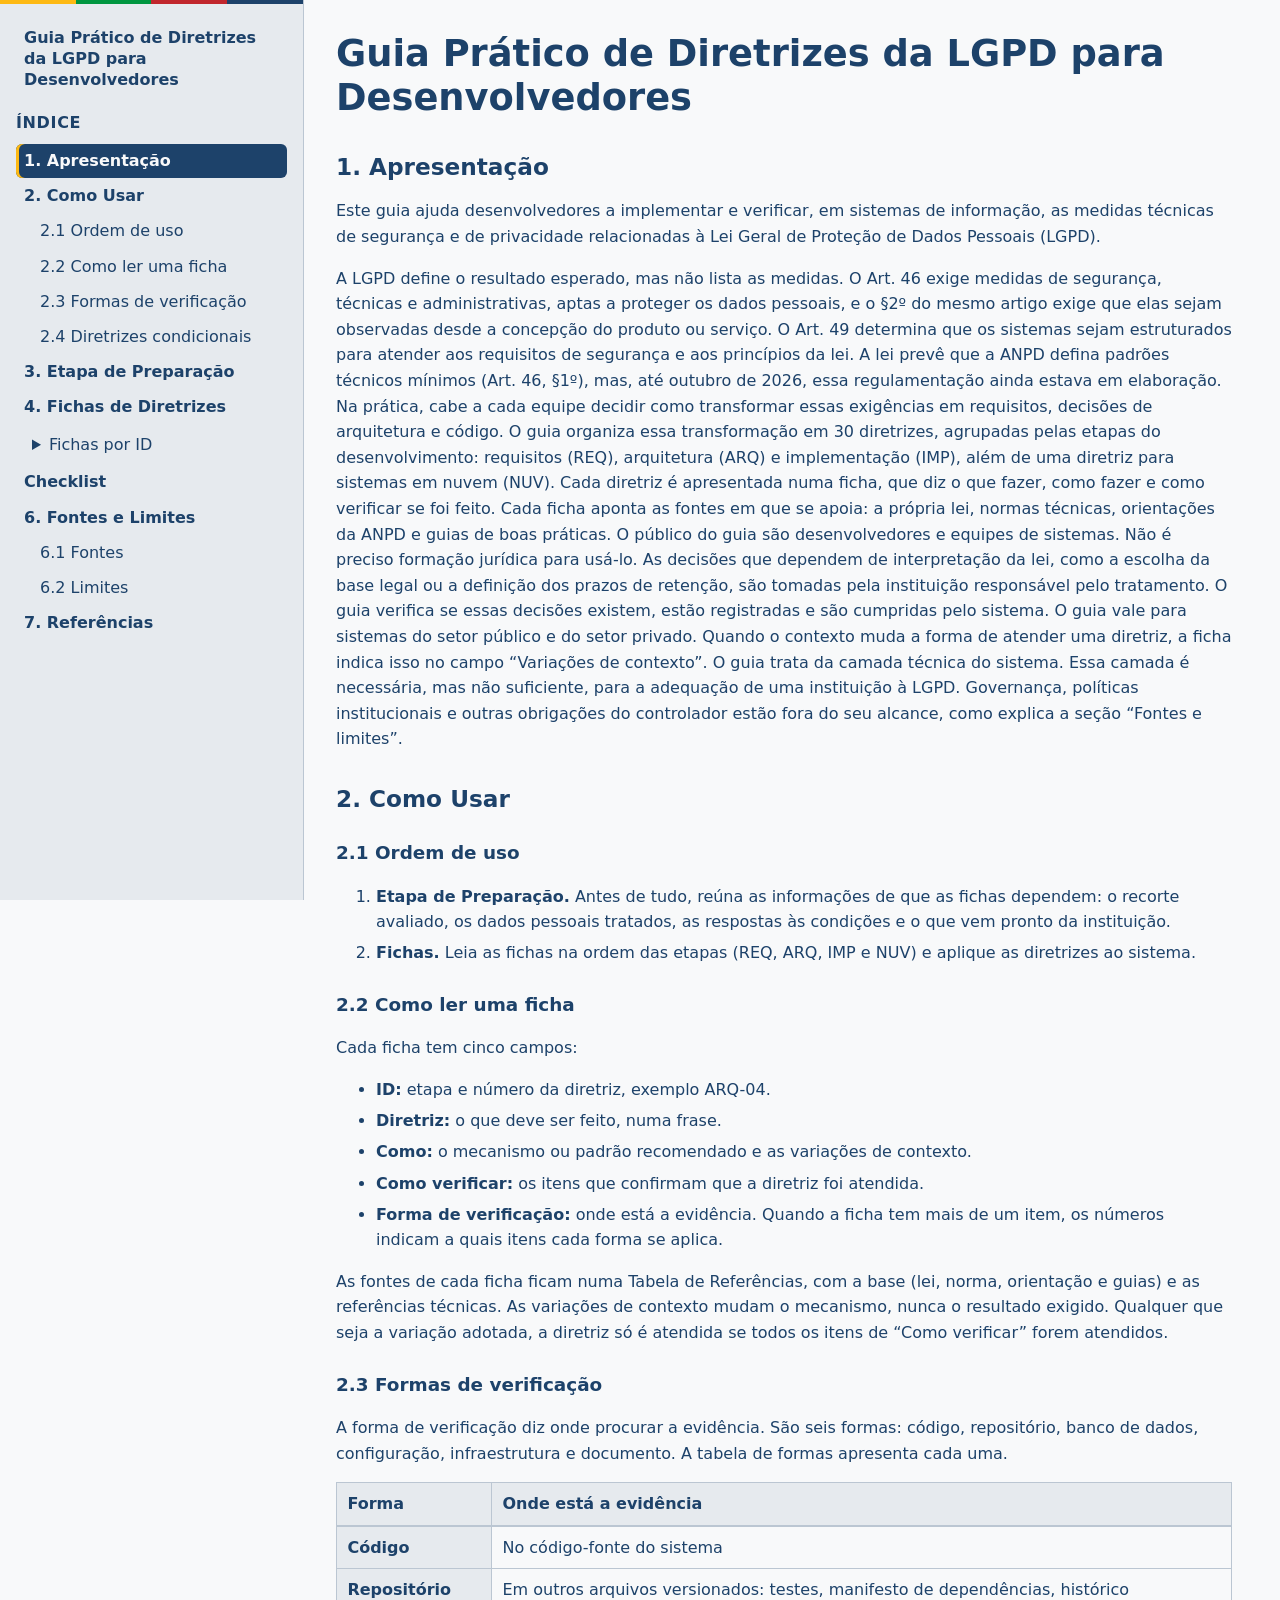
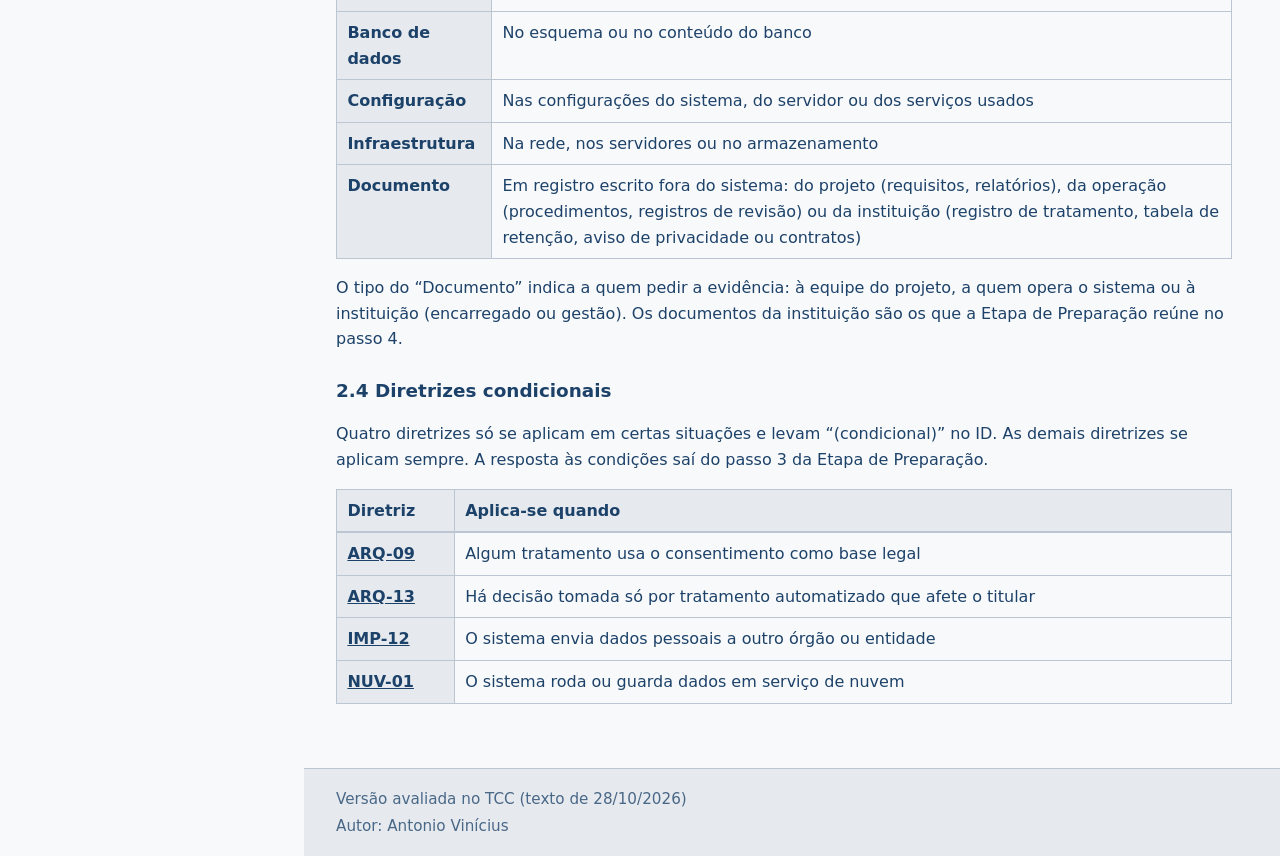
<file: index.html>
<!doctype html>
<html lang="pt-BR">
<head>
<meta charset="utf-8">
<meta name="viewport" content="width=device-width, initial-scale=1">
<title>Guia Prático de Diretrizes da LGPD para Desenvolvedores</title>
<meta name="color-scheme" content="light dark">
<link rel="stylesheet" href="estilo.css">
</head>
<body>
<a class="pular" href="#conteudo">Ir para o conteúdo</a>
<div class="layout">
<aside class="indice" id="indice">
<p class="indice-titulo"><a href="index.html">Guia Prático de Diretrizes da LGPD para Desenvolvedores</a></p>
<nav aria-label="Índice"><p class="indice-cab">Índice</p>
<ol><li><a href="index.html#apresentacao">1. Apresentação</a></li><li><a href="index.html#como-usar">2. Como Usar</a><ol><li><a href="index.html#ordem-de-uso">2.1 Ordem de uso</a></li><li><a href="index.html#como-ler">2.2 Como ler uma ficha</a></li><li><a href="index.html#formas">2.3 Formas de verificação</a></li><li><a href="index.html#condicionais">2.4 Diretrizes condicionais</a></li></ol></li><li><a href="preparacao.html">3. Etapa de Preparação</a></li><li><a href="fichas.html">4. Fichas de Diretrizes</a><details class="ids-det"><summary>Fichas por ID</summary><ul><li class="grupo-et"><span>Requisitos</span><ul class="ids"><li><a href="fichas.html#REQ-01">REQ-01</a></li><li><a href="fichas.html#REQ-02">REQ-02</a></li><li><a href="fichas.html#REQ-03">REQ-03</a></li><li><a href="fichas.html#REQ-04">REQ-04</a></li></ul></li><li class="grupo-et"><span>Arquitetura</span><ul class="ids"><li><a href="fichas.html#ARQ-01">ARQ-01</a></li><li><a href="fichas.html#ARQ-02">ARQ-02</a></li><li><a href="fichas.html#ARQ-03">ARQ-03</a></li><li><a href="fichas.html#ARQ-04">ARQ-04</a></li><li><a href="fichas.html#ARQ-05">ARQ-05</a></li><li><a href="fichas.html#ARQ-06">ARQ-06</a></li><li><a href="fichas.html#ARQ-07">ARQ-07</a></li><li><a href="fichas.html#ARQ-08">ARQ-08</a></li><li><a href="fichas.html#ARQ-09">ARQ-09</a></li><li><a href="fichas.html#ARQ-10">ARQ-10</a></li><li><a href="fichas.html#ARQ-11">ARQ-11</a></li><li><a href="fichas.html#ARQ-12">ARQ-12</a></li><li><a href="fichas.html#ARQ-13">ARQ-13</a></li></ul></li><li class="grupo-et"><span>Implementação</span><ul class="ids"><li><a href="fichas.html#IMP-01">IMP-01</a></li><li><a href="fichas.html#IMP-02">IMP-02</a></li><li><a href="fichas.html#IMP-03">IMP-03</a></li><li><a href="fichas.html#IMP-04">IMP-04</a></li><li><a href="fichas.html#IMP-05">IMP-05</a></li><li><a href="fichas.html#IMP-06">IMP-06</a></li><li><a href="fichas.html#IMP-07">IMP-07</a></li><li><a href="fichas.html#IMP-08">IMP-08</a></li><li><a href="fichas.html#IMP-09">IMP-09</a></li><li><a href="fichas.html#IMP-10">IMP-10</a></li><li><a href="fichas.html#IMP-11">IMP-11</a></li><li><a href="fichas.html#IMP-12">IMP-12</a></li></ul></li><li class="grupo-et"><span>Nuvem</span><ul class="ids"><li><a href="fichas.html#NUV-01">NUV-01</a></li></ul></li></ul></details></li><li><a href="checklist.html">Checklist</a></li><li><a href="fontes.html">6. Fontes e Limites</a><ol><li><a href="fontes.html#fontes">6.1 Fontes</a></li><li><a href="fontes.html#limites">6.2 Limites</a></li></ol></li><li><a href="referencias.html">7. Referências</a></li></ol>
</nav>
</aside>
<div class="coluna">
<button type="button" class="indice-botao" id="indice-botao" aria-controls="indice" aria-expanded="false" hidden>Índice</button>
<main id="conteudo">
<h1>Guia Prático de Diretrizes da LGPD para Desenvolvedores</h1>
<section aria-labelledby="apresentacao"><h2 id="apresentacao">1. Apresentação</h2>
<p>Este guia ajuda desenvolvedores a implementar e verificar, em sistemas de informação, as medidas técnicas de segurança e de privacidade relacionadas à Lei Geral de Proteção de Dados Pessoais (LGPD).</p>
<p>A LGPD define o resultado esperado, mas não lista as medidas. O Art. 46 exige medidas de segurança, técnicas e administrativas, aptas a proteger os dados pessoais, e o §2º do mesmo artigo exige que elas sejam observadas desde a concepção do produto ou serviço. O Art. 49 determina que os sistemas sejam estruturados para atender aos requisitos de segurança e aos princípios da lei. A lei prevê que a ANPD defina padrões técnicos mínimos (Art. 46, §1º), mas, até outubro de 2026, essa regulamentação ainda estava em elaboração. Na prática, cabe a cada equipe decidir como transformar essas exigências em requisitos, decisões de arquitetura e código. O guia organiza essa transformação em 30 diretrizes, agrupadas pelas etapas do desenvolvimento: requisitos (REQ), arquitetura (ARQ) e implementação (IMP), além de uma diretriz para sistemas em nuvem (NUV). Cada diretriz é apresentada numa ficha, que diz o que fazer, como fazer e como verificar se foi feito. Cada ficha aponta as fontes em que se apoia: a própria lei, normas técnicas, orientações da ANPD e guias de boas práticas. O público do guia são desenvolvedores e equipes de sistemas. Não é preciso formação jurídica para usá-lo. As decisões que dependem de interpretação da lei, como a escolha da base legal ou a definição dos prazos de retenção, são tomadas pela instituição responsável pelo tratamento. O guia verifica se essas decisões existem, estão registradas e são cumpridas pelo sistema. O guia vale para sistemas do setor público e do setor privado. Quando o contexto muda a forma de atender uma diretriz, a ficha indica isso no campo “Variações de contexto”. O guia trata da camada técnica do sistema. Essa camada é necessária, mas não suficiente, para a adequação de uma instituição à LGPD. Governança, políticas institucionais e outras obrigações do controlador estão fora do seu alcance, como explica a seção “Fontes e limites”.</p>
</section>
<section aria-labelledby="como-usar"><h2 id="como-usar">2. Como Usar</h2>
<h3 id="ordem-de-uso">2.1 Ordem de uso</h3>
<ol><li><strong>Etapa de Preparação.</strong> Antes de tudo, reúna as informações de que as fichas dependem: o recorte avaliado, os dados pessoais tratados, as respostas às condições e o que vem pronto da instituição.</li><li><strong>Fichas.</strong> Leia as fichas na ordem das etapas (REQ, ARQ, IMP e NUV) e aplique as diretrizes ao sistema.</li></ol>
<h3 id="como-ler">2.2 Como ler uma ficha</h3>
<p>Cada ficha tem cinco campos:</p>
<ul><li><strong>ID:</strong> etapa e número da diretriz, exemplo ARQ-04.</li><li><strong>Diretriz:</strong> o que deve ser feito, numa frase.</li><li><strong>Como:</strong> o mecanismo ou padrão recomendado e as variações de contexto.</li><li><strong>Como verificar:</strong> os itens que confirmam que a diretriz foi atendida.</li><li><strong>Forma de verificação:</strong> onde está a evidência. Quando a ficha tem mais de um item, os números indicam a quais itens cada forma se aplica.</li></ul>
<p>As fontes de cada ficha ficam numa Tabela de Referências, com a base (lei, norma, orientação e guias) e as referências técnicas. As variações de contexto mudam o mecanismo, nunca o resultado exigido. Qualquer que seja a variação adotada, a diretriz só é atendida se todos os itens de “Como verificar” forem atendidos.</p>
<h3 id="formas">2.3 Formas de verificação</h3>
<p>A forma de verificação diz onde procurar a evidência. São seis formas: código, repositório, banco de dados, configuração, infraestrutura e documento. A tabela de formas apresenta cada uma.</p>
<table><caption class="so-leitor">Formas de verificação</caption><thead><tr><th scope="col">Forma</th><th scope="col">Onde está a evidência</th></tr></thead><tbody><tr><th scope="row">Código</th><td>No código-fonte do sistema</td></tr><tr><th scope="row">Repositório</th><td>Em outros arquivos versionados: testes, manifesto de dependências, histórico</td></tr><tr><th scope="row">Banco de dados</th><td>No esquema ou no conteúdo do banco</td></tr><tr><th scope="row">Configuração</th><td>Nas configurações do sistema, do servidor ou dos serviços usados</td></tr><tr><th scope="row">Infraestrutura</th><td>Na rede, nos servidores ou no armazenamento</td></tr><tr><th scope="row">Documento</th><td>Em registro escrito fora do sistema: do projeto (requisitos, relatórios), da operação (procedimentos, registros de revisão) ou da instituição (registro de tratamento, tabela de retenção, aviso de privacidade ou contratos)</td></tr></tbody></table>
<p>O tipo do “Documento” indica a quem pedir a evidência: à equipe do projeto, a quem opera o sistema ou à instituição (encarregado ou gestão). Os documentos da instituição são os que a Etapa de Preparação reúne no passo 4.</p>
<h3 id="condicionais">2.4 Diretrizes condicionais</h3>
<p>Quatro diretrizes só se aplicam em certas situações e levam “(condicional)” no ID. As demais diretrizes se aplicam sempre. A resposta às condições saí do passo 3 da Etapa de Preparação.</p>
<table><caption class="so-leitor">Diretrizes condicionais</caption><thead><tr><th scope="col">Diretriz</th><th scope="col">Aplica-se quando</th></tr></thead><tbody><tr><th scope="row"><a href="fichas.html#ARQ-09">ARQ-09</a></th><td>Algum tratamento usa o consentimento como base legal</td></tr><tr><th scope="row"><a href="fichas.html#ARQ-13">ARQ-13</a></th><td>Há decisão tomada só por tratamento automatizado que afete o titular</td></tr><tr><th scope="row"><a href="fichas.html#IMP-12">IMP-12</a></th><td>O sistema envia dados pessoais a outro órgão ou entidade</td></tr><tr><th scope="row"><a href="fichas.html#NUV-01">NUV-01</a></th><td>O sistema roda ou guarda dados em serviço de nuvem</td></tr></tbody></table>
</section>
</main>
<footer class="rodape">
<p>Versão avaliada no TCC (texto de 28/10/2026)</p>
<p>Autor: Antonio Vinícius</p>
</footer>
</div>
</div>
<script src="app.js" defer></script>
</body>
</html>
</file>
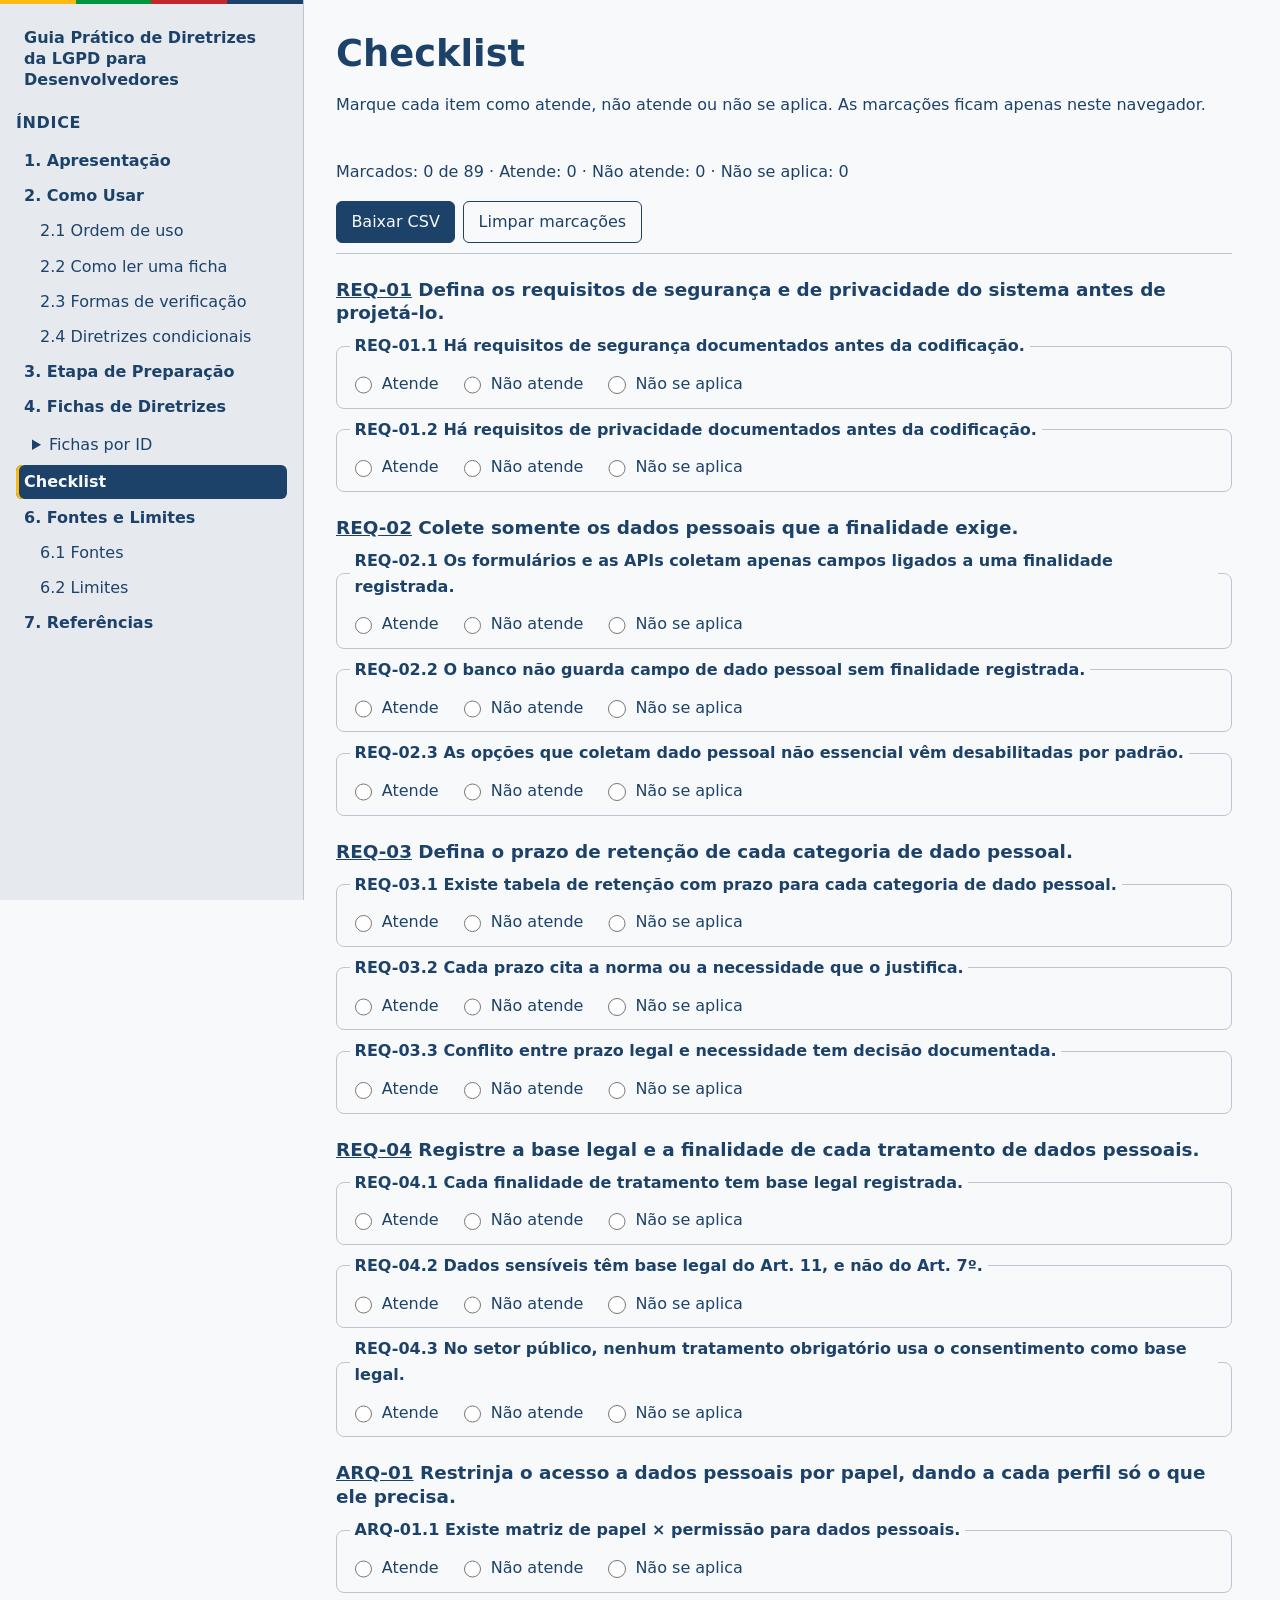
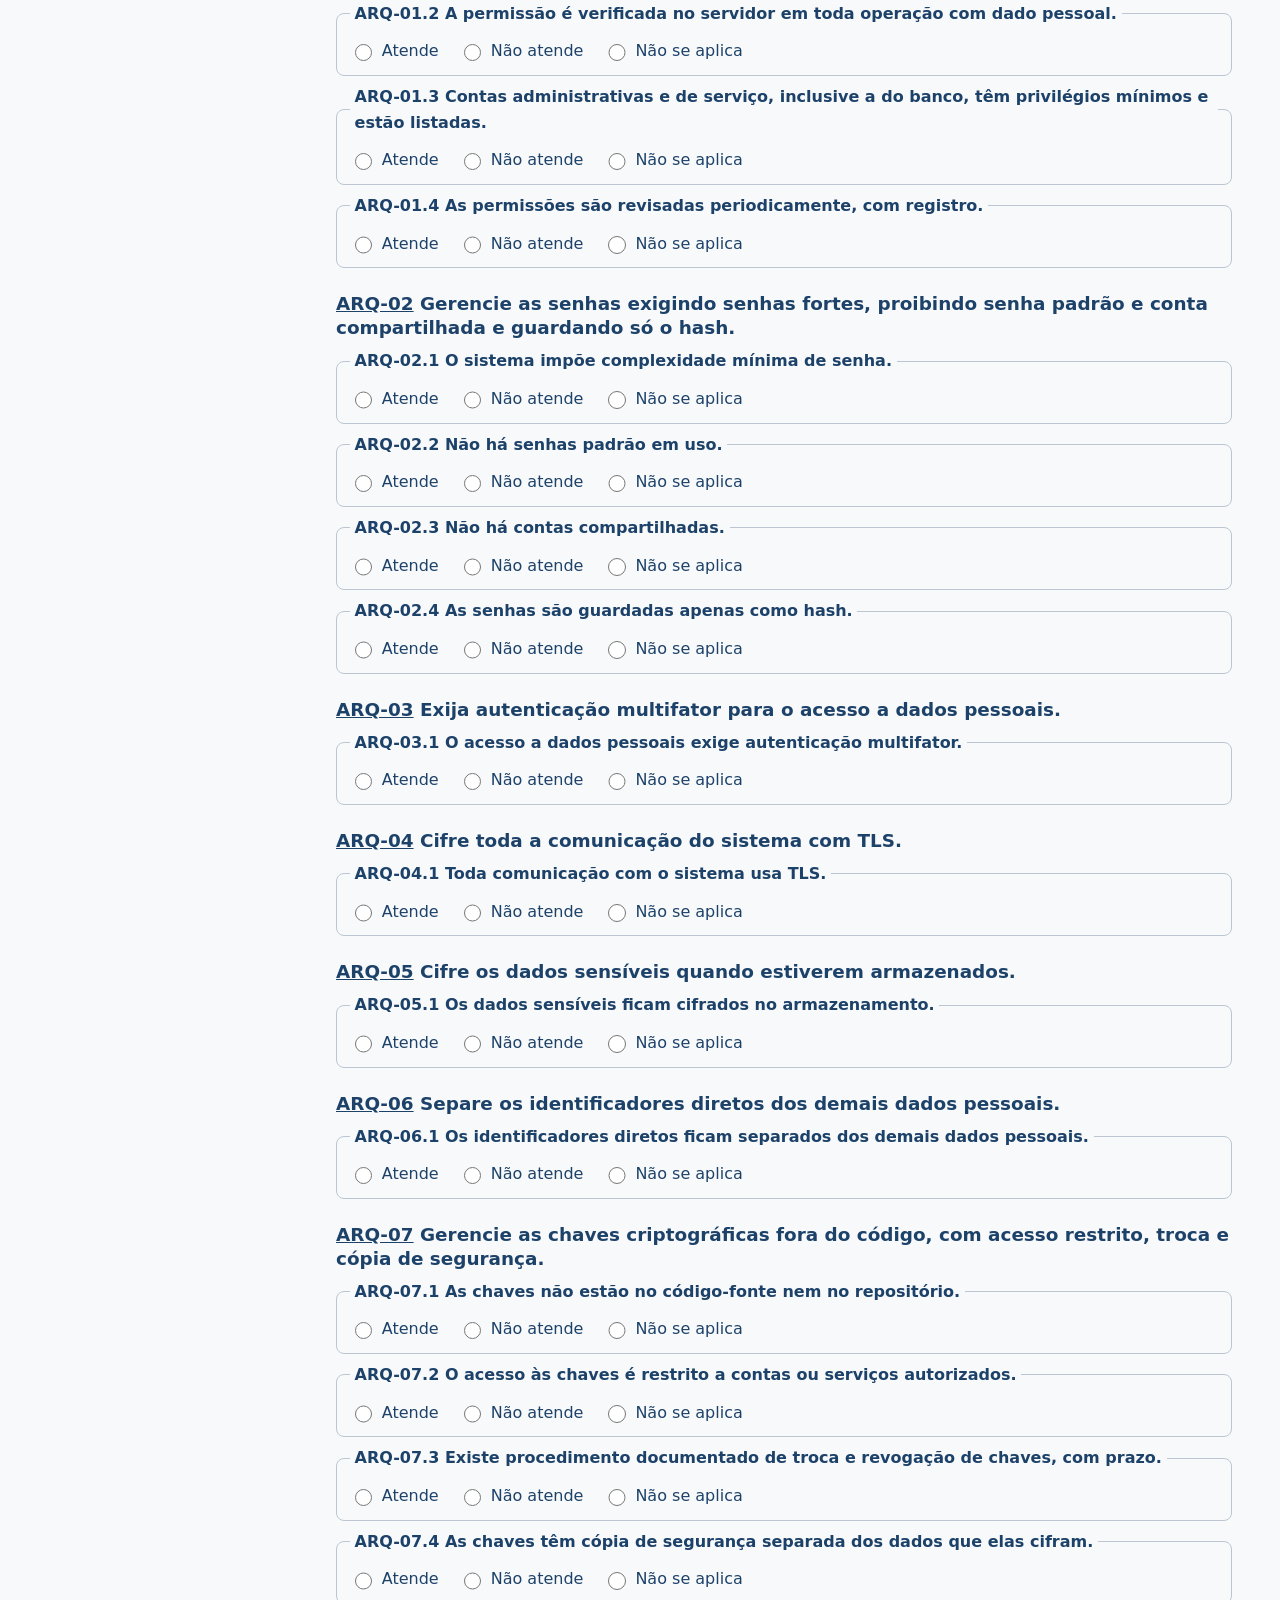
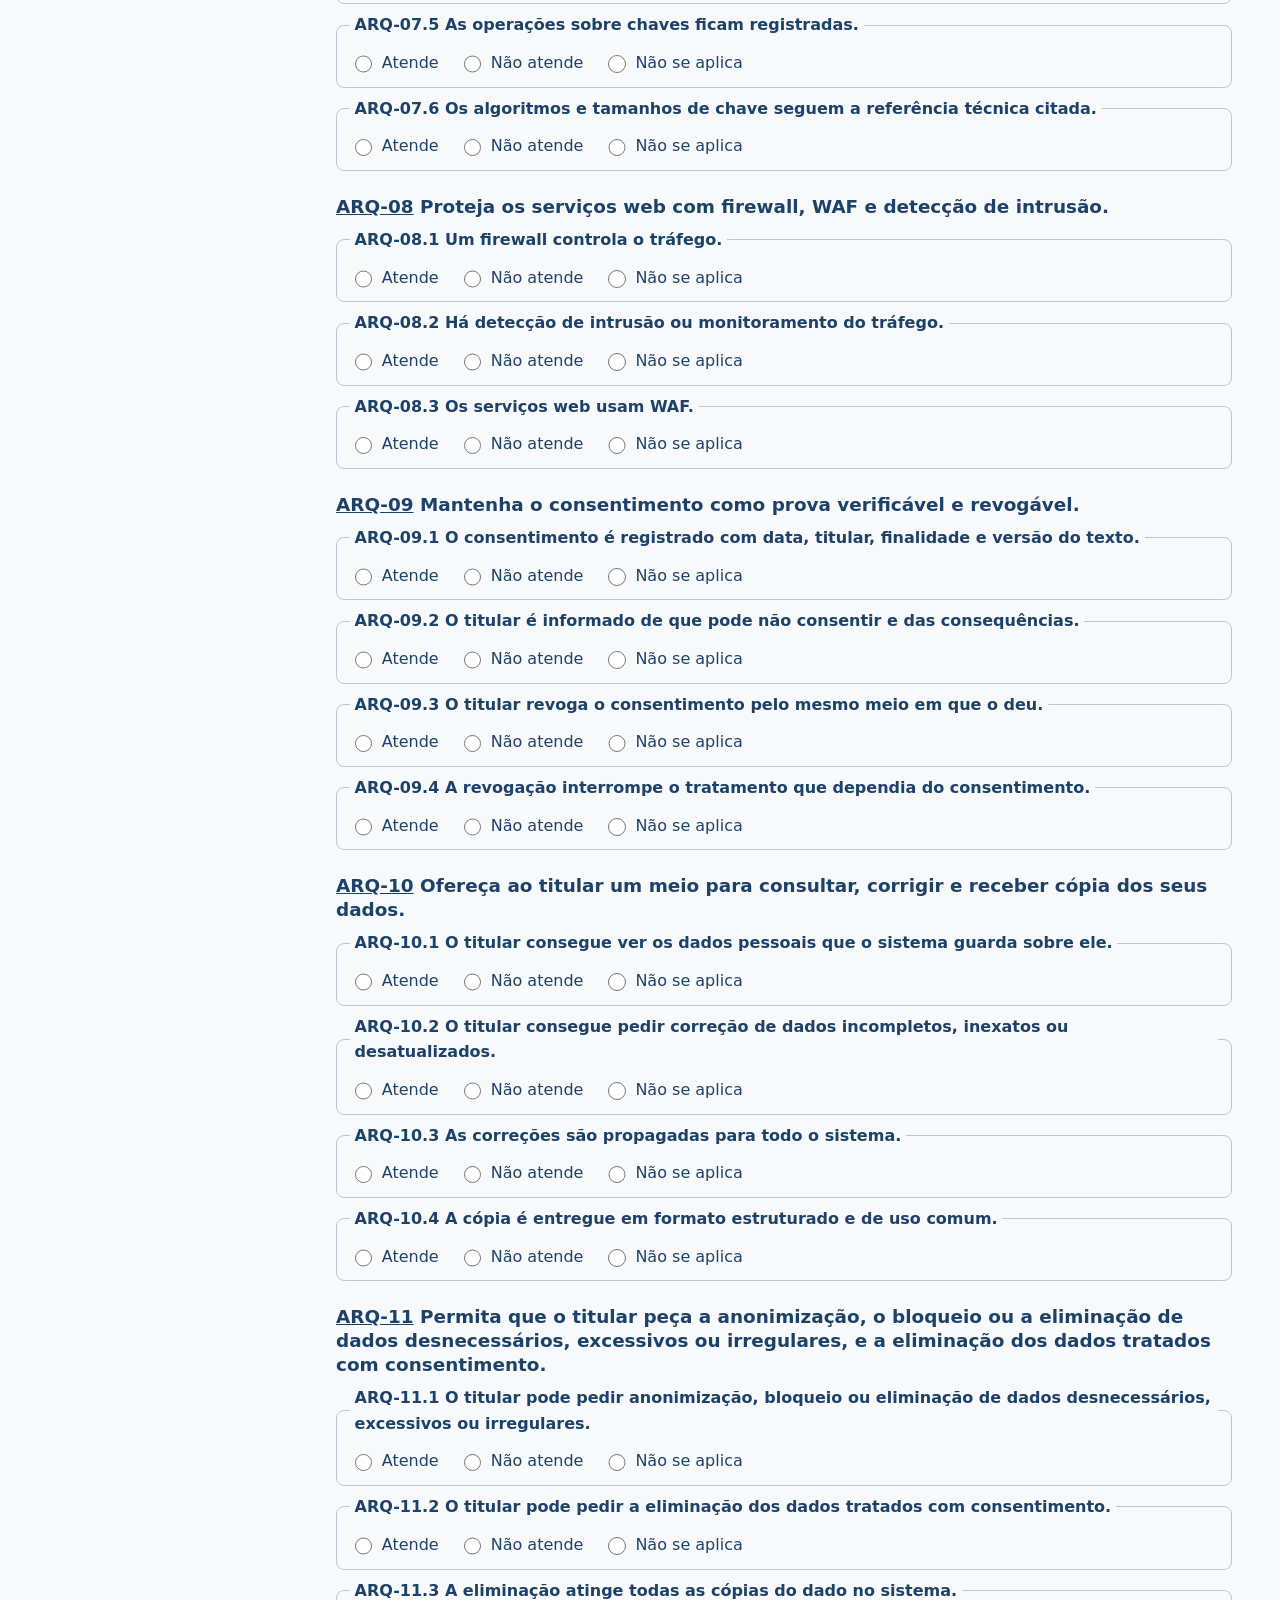
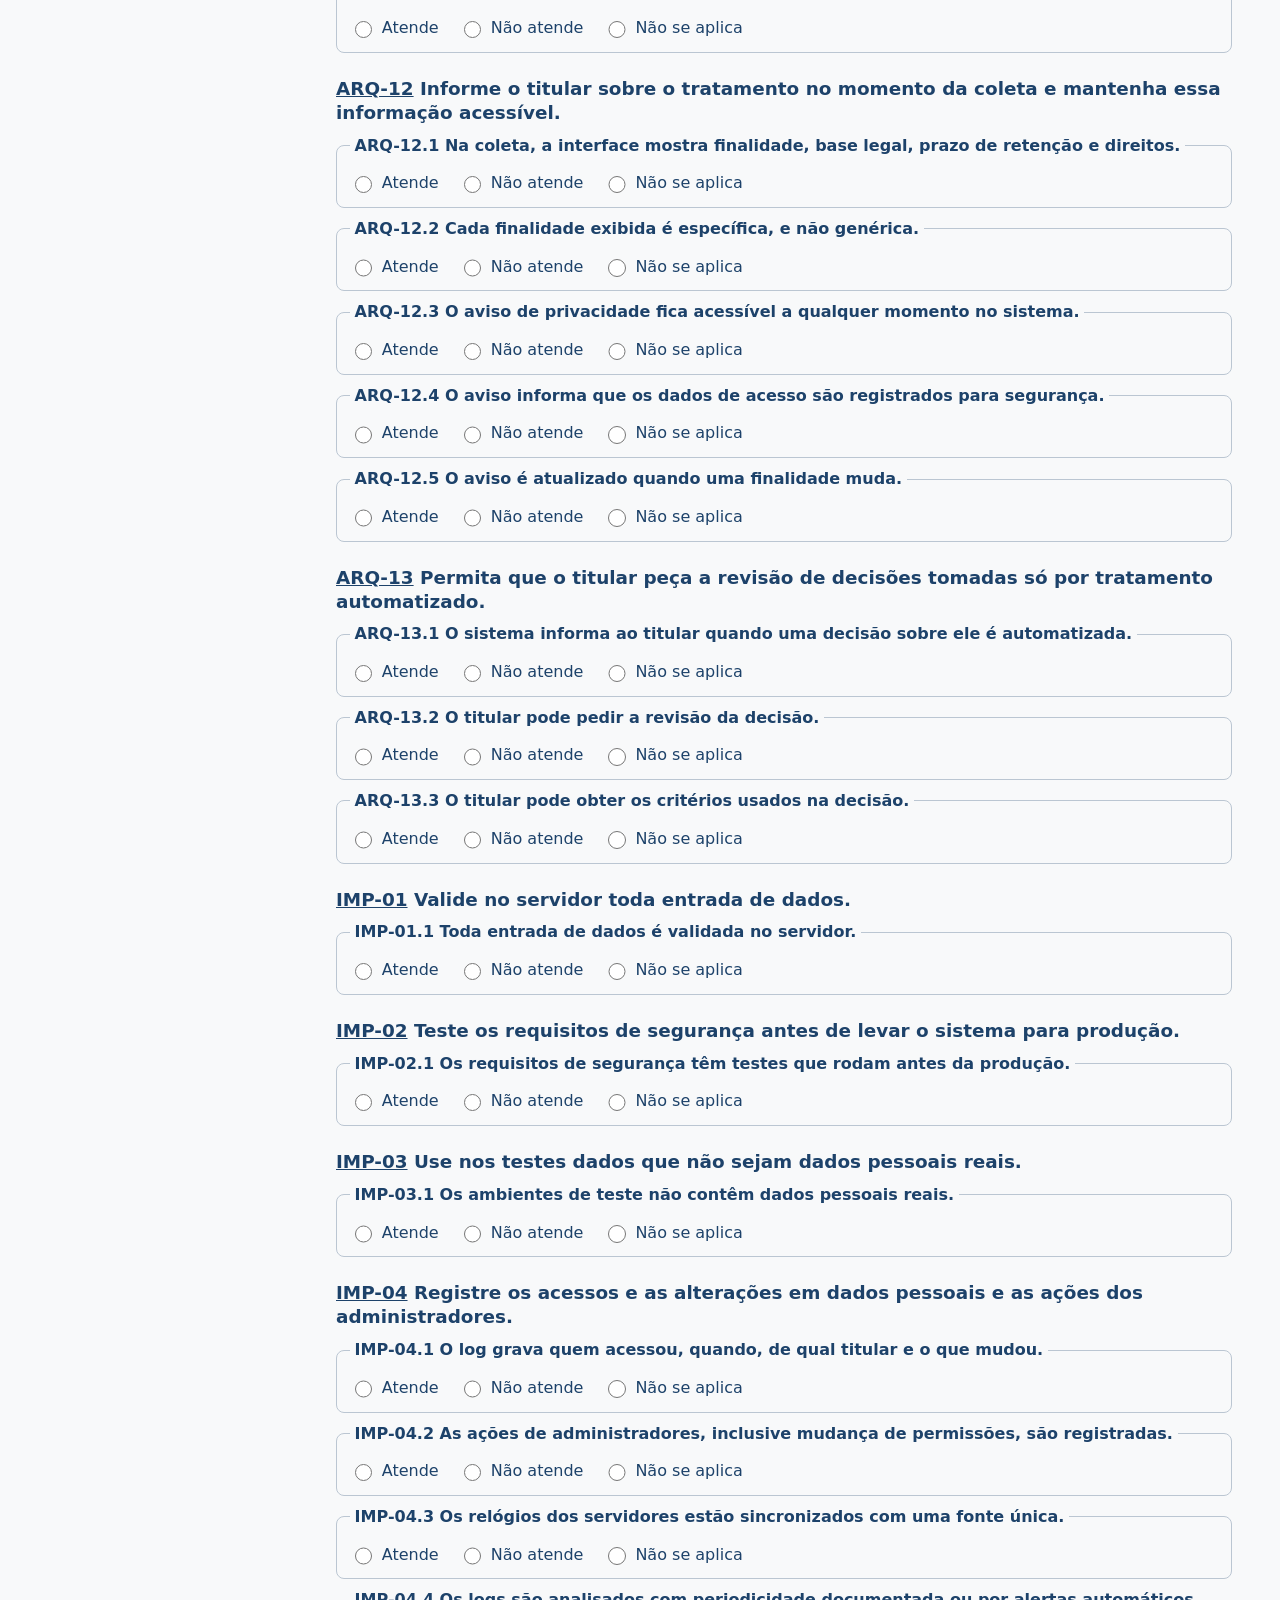
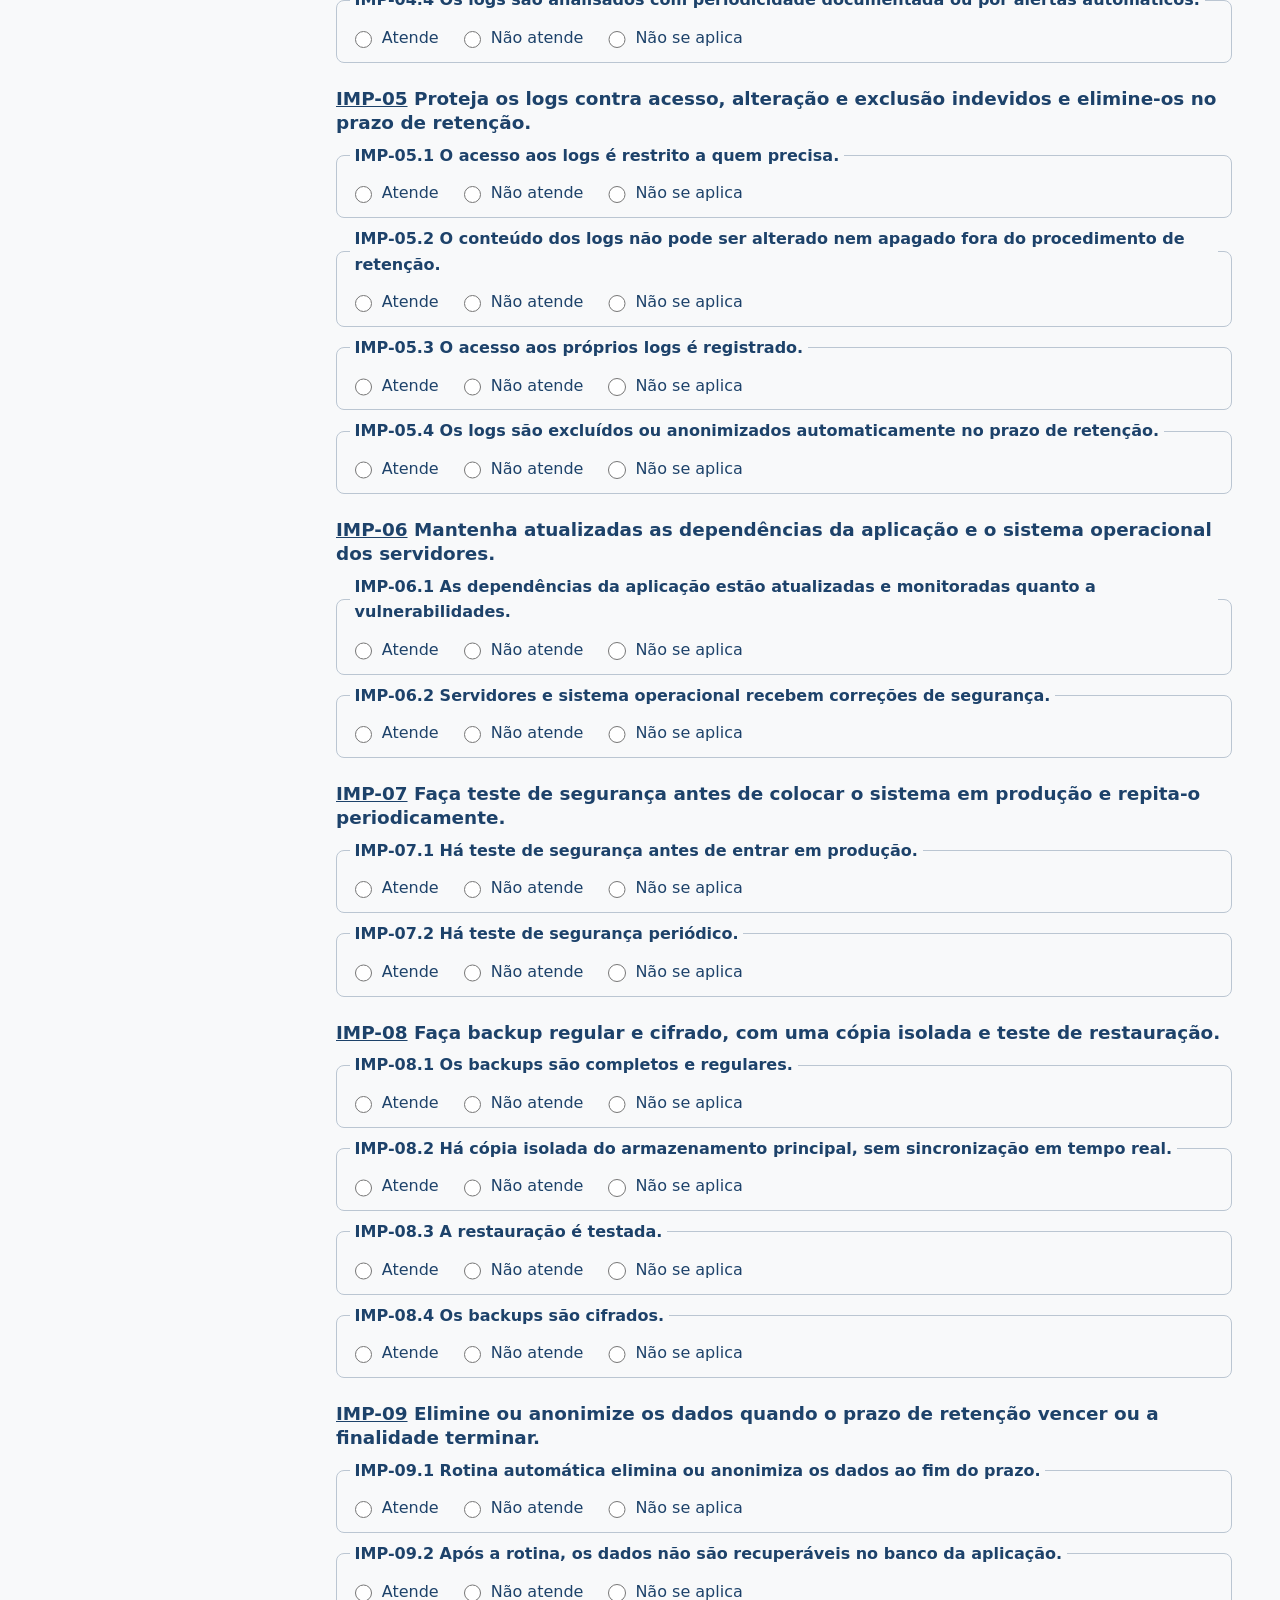
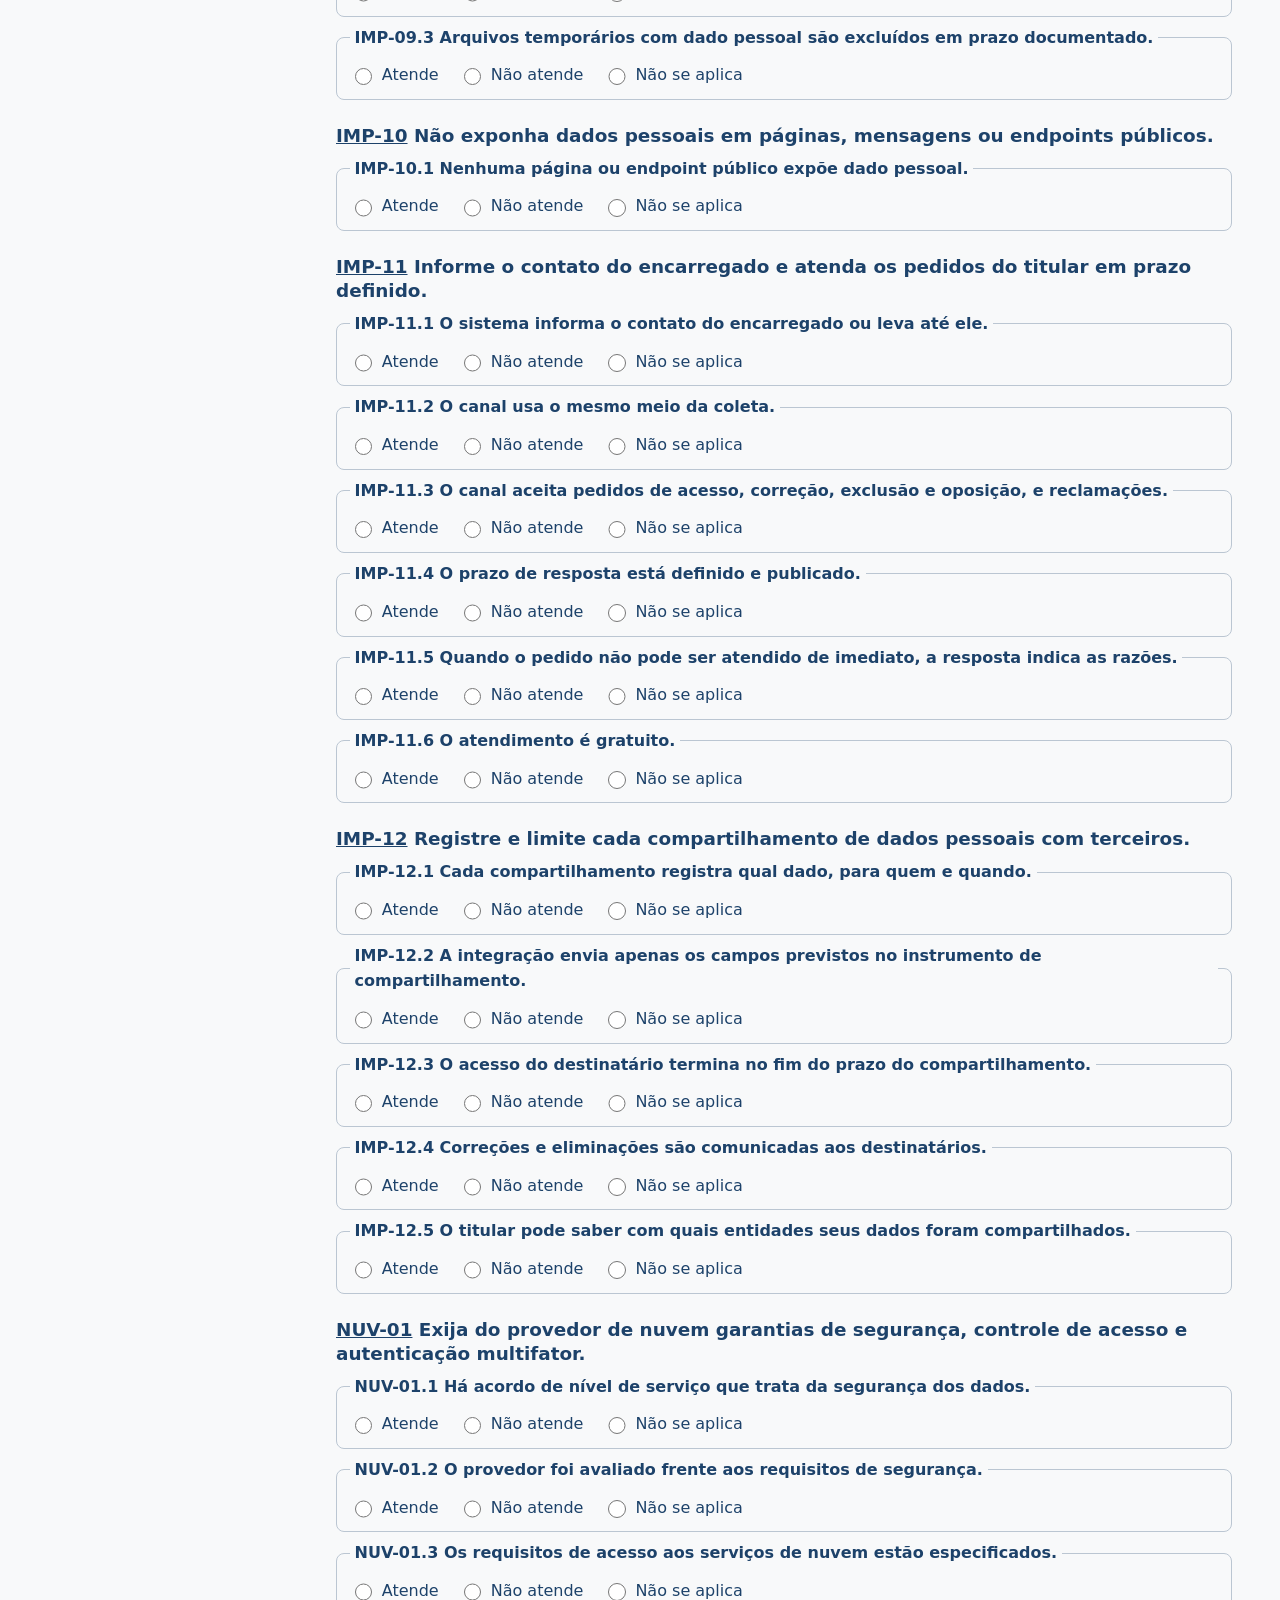
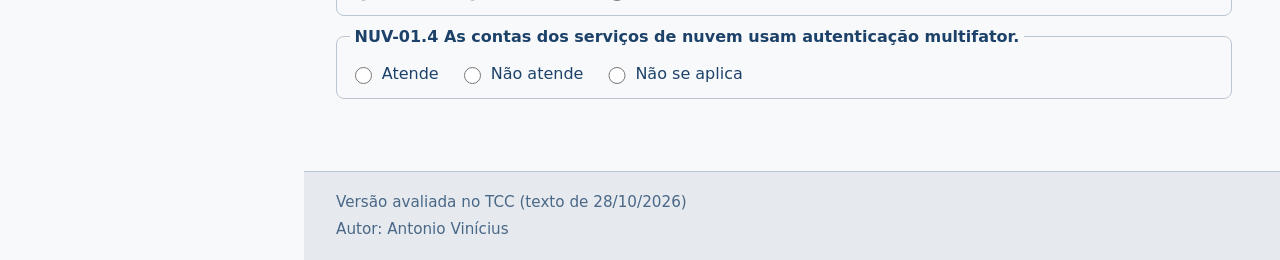
<file: checklist.html>
<!doctype html>
<html lang="pt-BR">
<head>
<meta charset="utf-8">
<meta name="viewport" content="width=device-width, initial-scale=1">
<title>Checklist – Guia Prático da LGPD</title>
<meta name="color-scheme" content="light dark">
<link rel="stylesheet" href="estilo.css">
</head>
<body>
<a class="pular" href="#conteudo">Ir para o conteúdo</a>
<div class="layout">
<aside class="indice" id="indice">
<p class="indice-titulo"><a href="index.html">Guia Prático de Diretrizes da LGPD para Desenvolvedores</a></p>
<nav aria-label="Índice"><p class="indice-cab">Índice</p>
<ol><li><a href="index.html#apresentacao">1. Apresentação</a></li><li><a href="index.html#como-usar">2. Como Usar</a><ol><li><a href="index.html#ordem-de-uso">2.1 Ordem de uso</a></li><li><a href="index.html#como-ler">2.2 Como ler uma ficha</a></li><li><a href="index.html#formas">2.3 Formas de verificação</a></li><li><a href="index.html#condicionais">2.4 Diretrizes condicionais</a></li></ol></li><li><a href="preparacao.html">3. Etapa de Preparação</a></li><li><a href="fichas.html">4. Fichas de Diretrizes</a><details class="ids-det"><summary>Fichas por ID</summary><ul><li class="grupo-et"><span>Requisitos</span><ul class="ids"><li><a href="fichas.html#REQ-01">REQ-01</a></li><li><a href="fichas.html#REQ-02">REQ-02</a></li><li><a href="fichas.html#REQ-03">REQ-03</a></li><li><a href="fichas.html#REQ-04">REQ-04</a></li></ul></li><li class="grupo-et"><span>Arquitetura</span><ul class="ids"><li><a href="fichas.html#ARQ-01">ARQ-01</a></li><li><a href="fichas.html#ARQ-02">ARQ-02</a></li><li><a href="fichas.html#ARQ-03">ARQ-03</a></li><li><a href="fichas.html#ARQ-04">ARQ-04</a></li><li><a href="fichas.html#ARQ-05">ARQ-05</a></li><li><a href="fichas.html#ARQ-06">ARQ-06</a></li><li><a href="fichas.html#ARQ-07">ARQ-07</a></li><li><a href="fichas.html#ARQ-08">ARQ-08</a></li><li><a href="fichas.html#ARQ-09">ARQ-09</a></li><li><a href="fichas.html#ARQ-10">ARQ-10</a></li><li><a href="fichas.html#ARQ-11">ARQ-11</a></li><li><a href="fichas.html#ARQ-12">ARQ-12</a></li><li><a href="fichas.html#ARQ-13">ARQ-13</a></li></ul></li><li class="grupo-et"><span>Implementação</span><ul class="ids"><li><a href="fichas.html#IMP-01">IMP-01</a></li><li><a href="fichas.html#IMP-02">IMP-02</a></li><li><a href="fichas.html#IMP-03">IMP-03</a></li><li><a href="fichas.html#IMP-04">IMP-04</a></li><li><a href="fichas.html#IMP-05">IMP-05</a></li><li><a href="fichas.html#IMP-06">IMP-06</a></li><li><a href="fichas.html#IMP-07">IMP-07</a></li><li><a href="fichas.html#IMP-08">IMP-08</a></li><li><a href="fichas.html#IMP-09">IMP-09</a></li><li><a href="fichas.html#IMP-10">IMP-10</a></li><li><a href="fichas.html#IMP-11">IMP-11</a></li><li><a href="fichas.html#IMP-12">IMP-12</a></li></ul></li><li class="grupo-et"><span>Nuvem</span><ul class="ids"><li><a href="fichas.html#NUV-01">NUV-01</a></li></ul></li></ul></details></li><li><a href="checklist.html" aria-current="page">Checklist</a></li><li><a href="fontes.html">6. Fontes e Limites</a><ol><li><a href="fontes.html#fontes">6.1 Fontes</a></li><li><a href="fontes.html#limites">6.2 Limites</a></li></ol></li><li><a href="referencias.html">7. Referências</a></li></ol>
</nav>
</aside>
<div class="coluna">
<button type="button" class="indice-botao" id="indice-botao" aria-controls="indice" aria-expanded="false" hidden>Índice</button>
<main id="conteudo">
<h1>Checklist</h1>
<p>Marque cada item como atende, não atende ou não se aplica. As marcações ficam apenas neste navegador.</p>
<div class="resumo"><p id="resumo-marcas" aria-live="polite"></p>
<div class="linha"><button type="button" class="principal" id="baixar-csv">Baixar CSV</button><button type="button" id="limpar-marcas">Limpar marcações</button></div></div>
<noscript><p class="aviso">Esta página precisa de JavaScript para listar os itens.</p></noscript>
<div id="grupos"></div>
</main>
<footer class="rodape">
<p>Versão avaliada no TCC (texto de 28/10/2026)</p>
<p>Autor: Antonio Vinícius</p>
</footer>
</div>
</div>
<script src="app.js" defer></script>
</body>
</html>
</file>
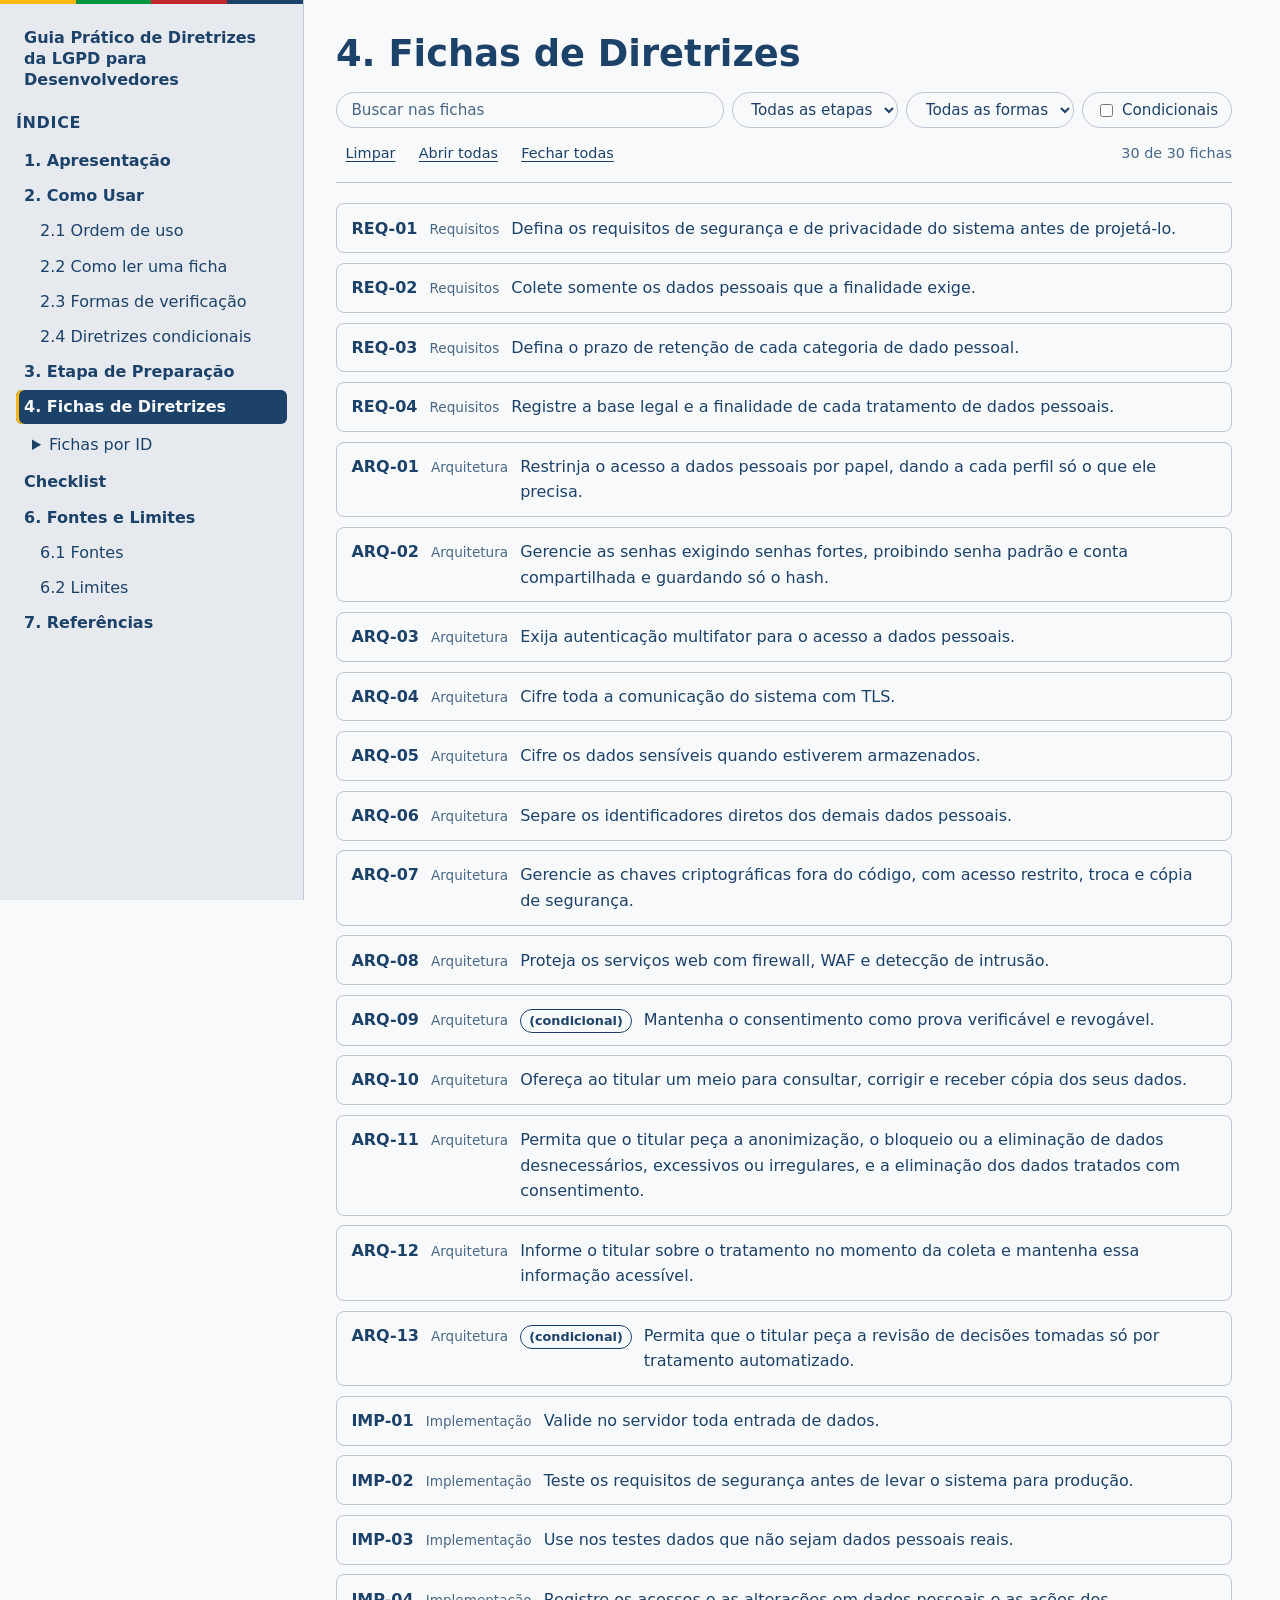
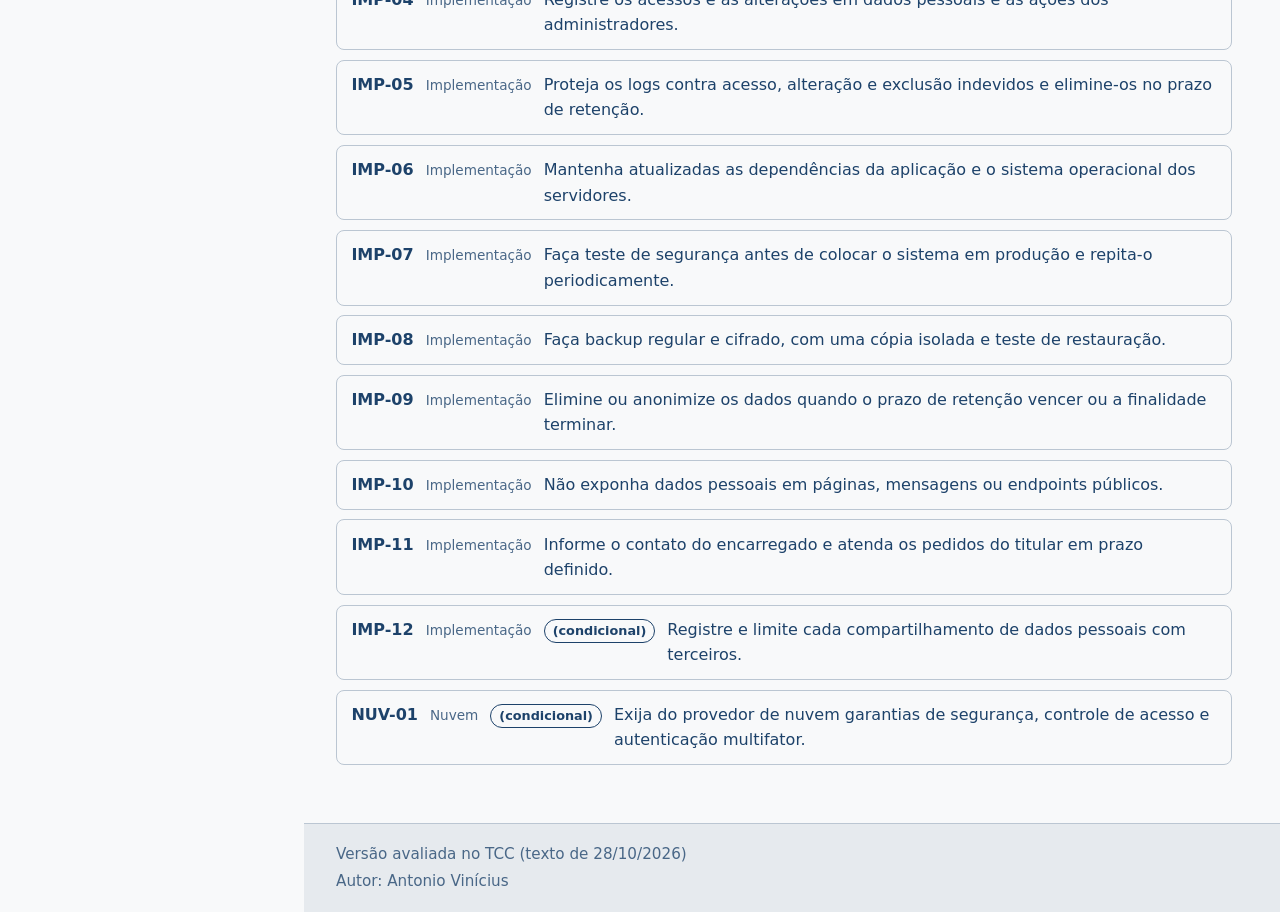
<file: fichas.html>
<!doctype html>
<html lang="pt-BR">
<head>
<meta charset="utf-8">
<meta name="viewport" content="width=device-width, initial-scale=1">
<title>Fichas de Diretrizes – Guia Prático da LGPD</title>
<meta name="color-scheme" content="light dark">
<link rel="stylesheet" href="estilo.css">
</head>
<body>
<a class="pular" href="#conteudo">Ir para o conteúdo</a>
<div class="layout">
<aside class="indice" id="indice">
<p class="indice-titulo"><a href="index.html">Guia Prático de Diretrizes da LGPD para Desenvolvedores</a></p>
<nav aria-label="Índice"><p class="indice-cab">Índice</p>
<ol><li><a href="index.html#apresentacao">1. Apresentação</a></li><li><a href="index.html#como-usar">2. Como Usar</a><ol><li><a href="index.html#ordem-de-uso">2.1 Ordem de uso</a></li><li><a href="index.html#como-ler">2.2 Como ler uma ficha</a></li><li><a href="index.html#formas">2.3 Formas de verificação</a></li><li><a href="index.html#condicionais">2.4 Diretrizes condicionais</a></li></ol></li><li><a href="preparacao.html">3. Etapa de Preparação</a></li><li><a href="fichas.html" aria-current="page">4. Fichas de Diretrizes</a><details class="ids-det"><summary>Fichas por ID</summary><ul><li class="grupo-et"><span>Requisitos</span><ul class="ids"><li><a href="fichas.html#REQ-01">REQ-01</a></li><li><a href="fichas.html#REQ-02">REQ-02</a></li><li><a href="fichas.html#REQ-03">REQ-03</a></li><li><a href="fichas.html#REQ-04">REQ-04</a></li></ul></li><li class="grupo-et"><span>Arquitetura</span><ul class="ids"><li><a href="fichas.html#ARQ-01">ARQ-01</a></li><li><a href="fichas.html#ARQ-02">ARQ-02</a></li><li><a href="fichas.html#ARQ-03">ARQ-03</a></li><li><a href="fichas.html#ARQ-04">ARQ-04</a></li><li><a href="fichas.html#ARQ-05">ARQ-05</a></li><li><a href="fichas.html#ARQ-06">ARQ-06</a></li><li><a href="fichas.html#ARQ-07">ARQ-07</a></li><li><a href="fichas.html#ARQ-08">ARQ-08</a></li><li><a href="fichas.html#ARQ-09">ARQ-09</a></li><li><a href="fichas.html#ARQ-10">ARQ-10</a></li><li><a href="fichas.html#ARQ-11">ARQ-11</a></li><li><a href="fichas.html#ARQ-12">ARQ-12</a></li><li><a href="fichas.html#ARQ-13">ARQ-13</a></li></ul></li><li class="grupo-et"><span>Implementação</span><ul class="ids"><li><a href="fichas.html#IMP-01">IMP-01</a></li><li><a href="fichas.html#IMP-02">IMP-02</a></li><li><a href="fichas.html#IMP-03">IMP-03</a></li><li><a href="fichas.html#IMP-04">IMP-04</a></li><li><a href="fichas.html#IMP-05">IMP-05</a></li><li><a href="fichas.html#IMP-06">IMP-06</a></li><li><a href="fichas.html#IMP-07">IMP-07</a></li><li><a href="fichas.html#IMP-08">IMP-08</a></li><li><a href="fichas.html#IMP-09">IMP-09</a></li><li><a href="fichas.html#IMP-10">IMP-10</a></li><li><a href="fichas.html#IMP-11">IMP-11</a></li><li><a href="fichas.html#IMP-12">IMP-12</a></li></ul></li><li class="grupo-et"><span>Nuvem</span><ul class="ids"><li><a href="fichas.html#NUV-01">NUV-01</a></li></ul></li></ul></details></li><li><a href="checklist.html">Checklist</a></li><li><a href="fontes.html">6. Fontes e Limites</a><ol><li><a href="fontes.html#fontes">6.1 Fontes</a></li><li><a href="fontes.html#limites">6.2 Limites</a></li></ol></li><li><a href="referencias.html">7. Referências</a></li></ol>
</nav>
</aside>
<div class="coluna">
<button type="button" class="indice-botao" id="indice-botao" aria-controls="indice" aria-expanded="false" hidden>Índice</button>
<main id="conteudo">
<h1>4. Fichas de Diretrizes</h1>
<div class="ferramentas" role="search">
<div class="campo-busca"><label class="so-leitor" for="busca">Buscar nas fichas</label><input id="busca" type="search" placeholder="Buscar nas fichas" autocomplete="off"></div>
<label class="so-leitor" for="f-etapa">Etapa</label><select id="f-etapa"><option value="">Todas as etapas</option><option value="Requisitos">Requisitos</option><option value="Arquitetura">Arquitetura</option><option value="Implementação">Implementação</option><option value="Nuvem">Nuvem</option></select>
<label class="so-leitor" for="f-forma">Forma de verificação</label><select id="f-forma"><option value="">Todas as formas</option><option value="Código">Código</option><option value="Repositório">Repositório</option><option value="Banco de dados">Banco de dados</option><option value="Configuração">Configuração</option><option value="Infraestrutura">Infraestrutura</option><option value="Documento">Documento</option></select>
<span class="chip"><input id="f-cond" type="checkbox"><label for="f-cond">Condicionais</label></span>
<span class="acoes"><button type="button" id="limpar-filtros">Limpar</button><button type="button" id="abrir-todas">Abrir todas</button><button type="button" id="fechar-todas">Fechar todas</button></span>
<p id="contagem" class="contagem" aria-live="polite"></p>
</div>
<noscript><p class="aviso">Esta página precisa de JavaScript para listar as fichas.</p></noscript>
<div id="lista-fichas"></div>
</main>
<footer class="rodape">
<p>Versão avaliada no TCC (texto de 28/10/2026)</p>
<p>Autor: Antonio Vinícius</p>
</footer>
</div>
</div>
<script src="app.js" defer></script>
</body>
</html>
</file>
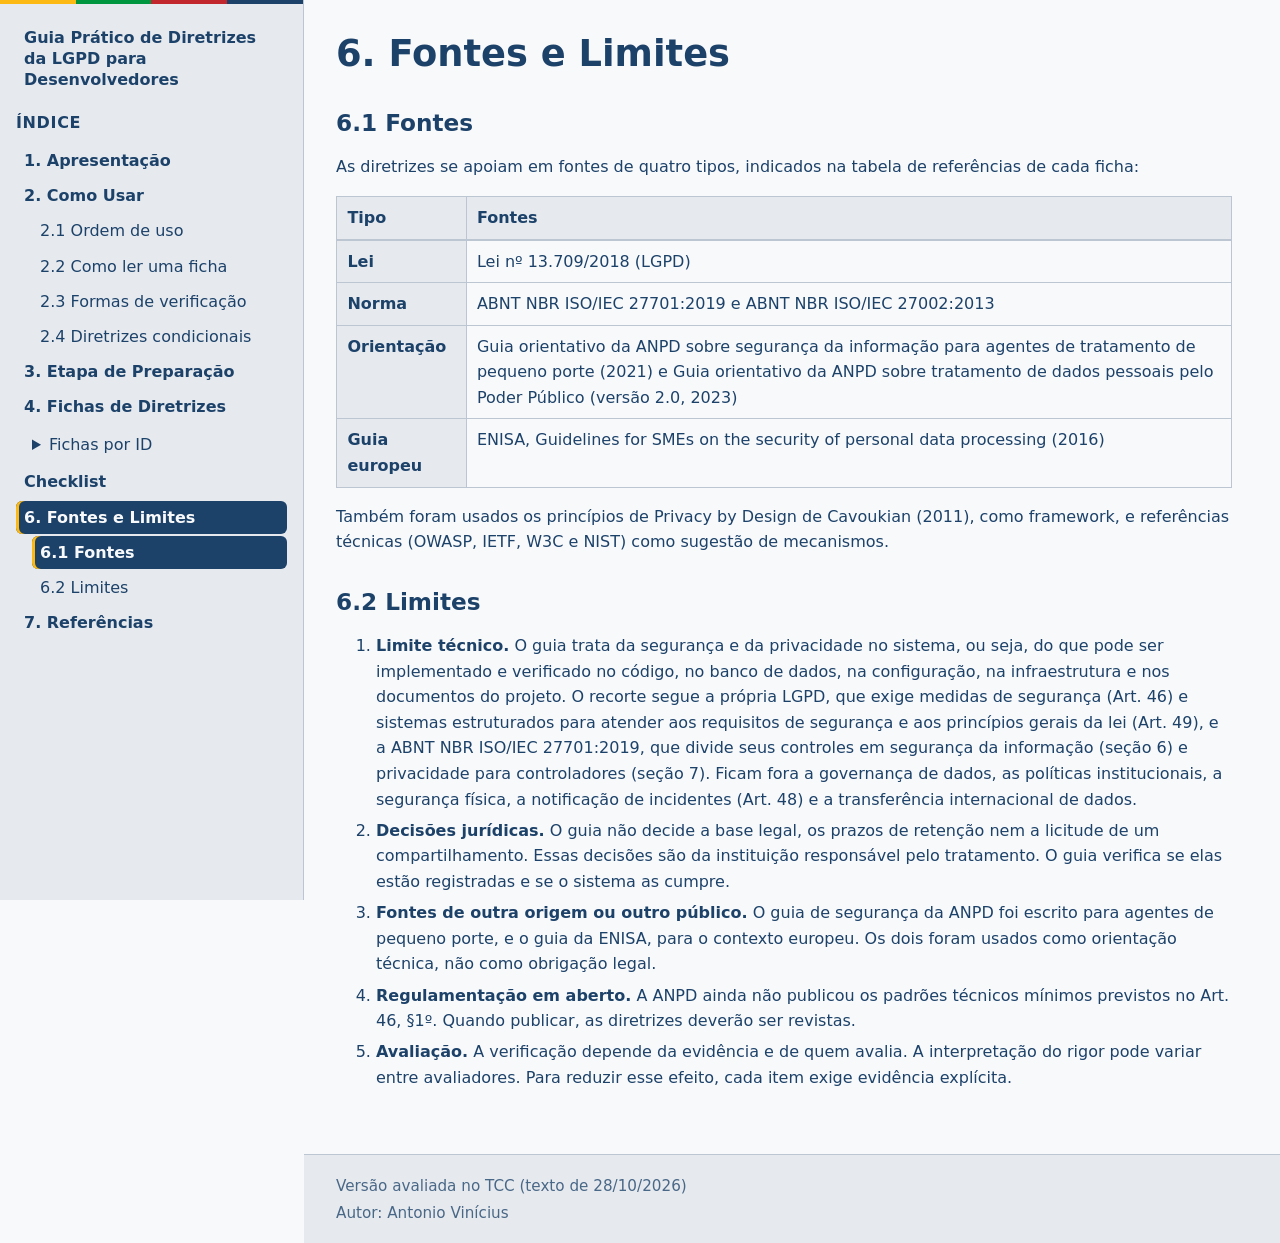
<file: fontes.html>
<!doctype html>
<html lang="pt-BR">
<head>
<meta charset="utf-8">
<meta name="viewport" content="width=device-width, initial-scale=1">
<title>Fontes e limites – Guia Prático da LGPD</title>
<meta name="color-scheme" content="light dark">
<link rel="stylesheet" href="estilo.css">
</head>
<body>
<a class="pular" href="#conteudo">Ir para o conteúdo</a>
<div class="layout">
<aside class="indice" id="indice">
<p class="indice-titulo"><a href="index.html">Guia Prático de Diretrizes da LGPD para Desenvolvedores</a></p>
<nav aria-label="Índice"><p class="indice-cab">Índice</p>
<ol><li><a href="index.html#apresentacao">1. Apresentação</a></li><li><a href="index.html#como-usar">2. Como Usar</a><ol><li><a href="index.html#ordem-de-uso">2.1 Ordem de uso</a></li><li><a href="index.html#como-ler">2.2 Como ler uma ficha</a></li><li><a href="index.html#formas">2.3 Formas de verificação</a></li><li><a href="index.html#condicionais">2.4 Diretrizes condicionais</a></li></ol></li><li><a href="preparacao.html">3. Etapa de Preparação</a></li><li><a href="fichas.html">4. Fichas de Diretrizes</a><details class="ids-det"><summary>Fichas por ID</summary><ul><li class="grupo-et"><span>Requisitos</span><ul class="ids"><li><a href="fichas.html#REQ-01">REQ-01</a></li><li><a href="fichas.html#REQ-02">REQ-02</a></li><li><a href="fichas.html#REQ-03">REQ-03</a></li><li><a href="fichas.html#REQ-04">REQ-04</a></li></ul></li><li class="grupo-et"><span>Arquitetura</span><ul class="ids"><li><a href="fichas.html#ARQ-01">ARQ-01</a></li><li><a href="fichas.html#ARQ-02">ARQ-02</a></li><li><a href="fichas.html#ARQ-03">ARQ-03</a></li><li><a href="fichas.html#ARQ-04">ARQ-04</a></li><li><a href="fichas.html#ARQ-05">ARQ-05</a></li><li><a href="fichas.html#ARQ-06">ARQ-06</a></li><li><a href="fichas.html#ARQ-07">ARQ-07</a></li><li><a href="fichas.html#ARQ-08">ARQ-08</a></li><li><a href="fichas.html#ARQ-09">ARQ-09</a></li><li><a href="fichas.html#ARQ-10">ARQ-10</a></li><li><a href="fichas.html#ARQ-11">ARQ-11</a></li><li><a href="fichas.html#ARQ-12">ARQ-12</a></li><li><a href="fichas.html#ARQ-13">ARQ-13</a></li></ul></li><li class="grupo-et"><span>Implementação</span><ul class="ids"><li><a href="fichas.html#IMP-01">IMP-01</a></li><li><a href="fichas.html#IMP-02">IMP-02</a></li><li><a href="fichas.html#IMP-03">IMP-03</a></li><li><a href="fichas.html#IMP-04">IMP-04</a></li><li><a href="fichas.html#IMP-05">IMP-05</a></li><li><a href="fichas.html#IMP-06">IMP-06</a></li><li><a href="fichas.html#IMP-07">IMP-07</a></li><li><a href="fichas.html#IMP-08">IMP-08</a></li><li><a href="fichas.html#IMP-09">IMP-09</a></li><li><a href="fichas.html#IMP-10">IMP-10</a></li><li><a href="fichas.html#IMP-11">IMP-11</a></li><li><a href="fichas.html#IMP-12">IMP-12</a></li></ul></li><li class="grupo-et"><span>Nuvem</span><ul class="ids"><li><a href="fichas.html#NUV-01">NUV-01</a></li></ul></li></ul></details></li><li><a href="checklist.html">Checklist</a></li><li><a href="fontes.html" aria-current="page">6. Fontes e Limites</a><ol><li><a href="fontes.html#fontes">6.1 Fontes</a></li><li><a href="fontes.html#limites">6.2 Limites</a></li></ol></li><li><a href="referencias.html">7. Referências</a></li></ol>
</nav>
</aside>
<div class="coluna">
<button type="button" class="indice-botao" id="indice-botao" aria-controls="indice" aria-expanded="false" hidden>Índice</button>
<main id="conteudo">
<h1>6. Fontes e Limites</h1>
<h2 id="fontes">6.1 Fontes</h2>
<p>As diretrizes se apoiam em fontes de quatro tipos, indicados na tabela de referências de cada ficha:</p>
<table><caption class="so-leitor">Tipos de fonte</caption><thead><tr><th scope="col">Tipo</th><th scope="col">Fontes</th></tr></thead><tbody><tr><th scope="row">Lei</th><td>Lei nº 13.709/2018 (LGPD)</td></tr><tr><th scope="row">Norma</th><td>ABNT NBR ISO/IEC 27701:2019 e ABNT NBR ISO/IEC 27002:2013</td></tr><tr><th scope="row">Orientação</th><td>Guia orientativo da ANPD sobre segurança da informação para agentes de tratamento de pequeno porte (2021) e Guia orientativo da ANPD sobre tratamento de dados pessoais pelo Poder Público (versão 2.0, 2023)</td></tr><tr><th scope="row">Guia europeu</th><td>ENISA, Guidelines for SMEs on the security of personal data processing (2016)</td></tr></tbody></table>
<p>Também foram usados os princípios de Privacy by Design de Cavoukian (2011), como framework, e referências técnicas (OWASP, IETF, W3C e NIST) como sugestão de mecanismos.</p>
<h2 id='limites'>6.2 Limites</h2>
<ol><li><strong>Limite técnico.</strong> O guia trata da segurança e da privacidade no sistema, ou seja, do que pode ser implementado e verificado no código, no banco de dados, na configuração, na infraestrutura e nos documentos do projeto. O recorte segue a própria LGPD, que exige medidas de segurança (Art. 46) e sistemas estruturados para atender aos requisitos de segurança e aos princípios gerais da lei (Art. 49), e a ABNT NBR ISO/IEC 27701:2019, que divide seus controles em segurança da informação (seção 6) e privacidade para controladores (seção 7). Ficam fora a governança de dados, as políticas institucionais, a segurança física, a notificação de incidentes (Art. 48) e a transferência internacional de dados.</li><li><strong>Decisões jurídicas.</strong> O guia não decide a base legal, os prazos de retenção nem a licitude de um compartilhamento. Essas decisões são da instituição responsável pelo tratamento. O guia verifica se elas estão registradas e se o sistema as cumpre.</li><li><strong>Fontes de outra origem ou outro público.</strong> O guia de segurança da ANPD foi escrito para agentes de pequeno porte, e o guia da ENISA, para o contexto europeu. Os dois foram usados como orientação técnica, não como obrigação legal.</li><li><strong>Regulamentação em aberto.</strong> A ANPD ainda não publicou os padrões técnicos mínimos previstos no Art. 46, §1º. Quando publicar, as diretrizes deverão ser revistas.</li><li><strong>Avaliação.</strong> A verificação depende da evidência e de quem avalia. A interpretação do rigor pode variar entre avaliadores. Para reduzir esse efeito, cada item exige evidência explícita.</li></ol>
</main>
<footer class="rodape">
<p>Versão avaliada no TCC (texto de 28/10/2026)</p>
<p>Autor: Antonio Vinícius</p>
</footer>
</div>
</div>
<script src="app.js" defer></script>
</body>
</html>
</file>
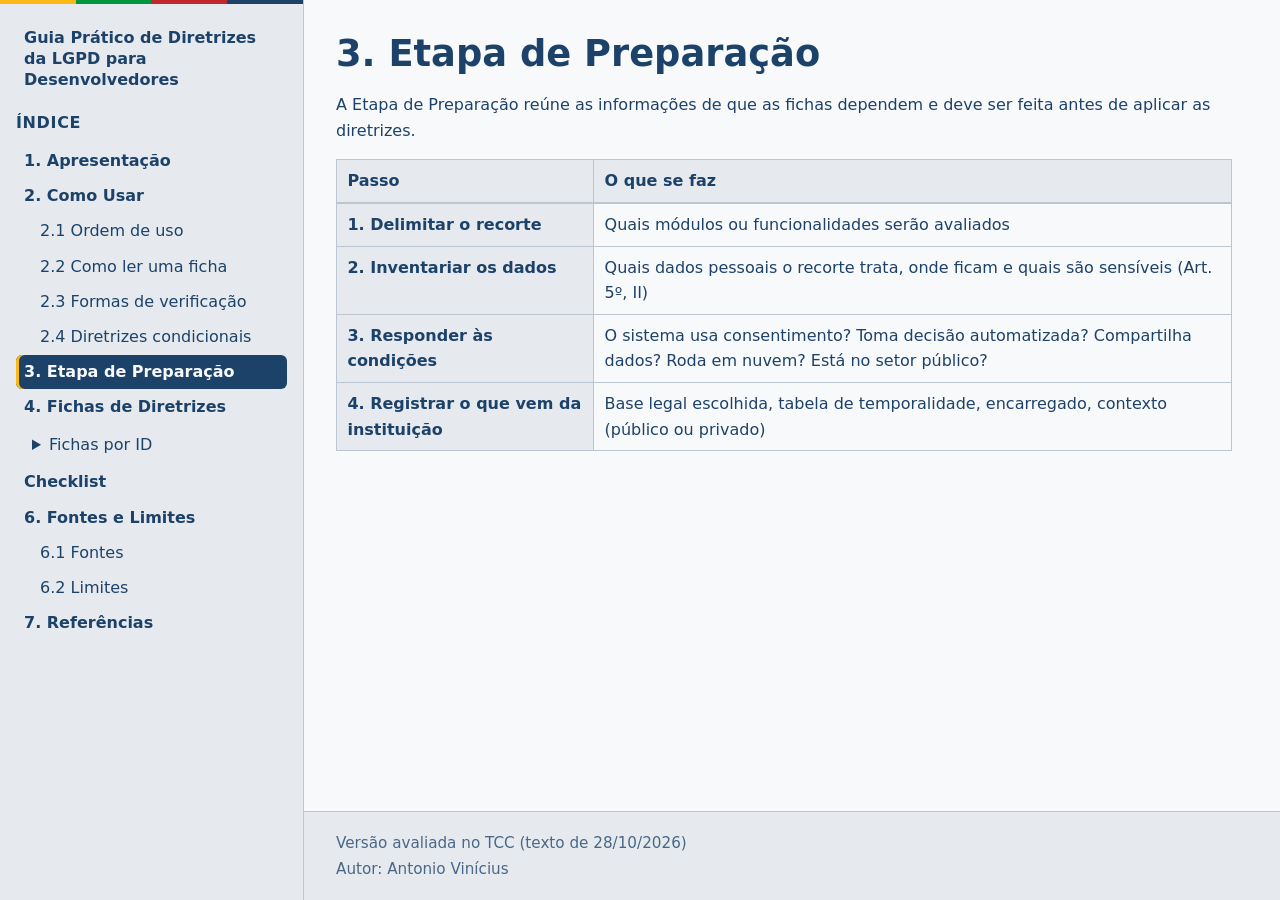
<file: preparacao.html>
<!doctype html>
<html lang="pt-BR">
<head>
<meta charset="utf-8">
<meta name="viewport" content="width=device-width, initial-scale=1">
<title>Etapa de Preparação – Guia Prático da LGPD</title>
<meta name="color-scheme" content="light dark">
<link rel="stylesheet" href="estilo.css">
</head>
<body>
<a class="pular" href="#conteudo">Ir para o conteúdo</a>
<div class="layout">
<aside class="indice" id="indice">
<p class="indice-titulo"><a href="index.html">Guia Prático de Diretrizes da LGPD para Desenvolvedores</a></p>
<nav aria-label="Índice"><p class="indice-cab">Índice</p>
<ol><li><a href="index.html#apresentacao">1. Apresentação</a></li><li><a href="index.html#como-usar">2. Como Usar</a><ol><li><a href="index.html#ordem-de-uso">2.1 Ordem de uso</a></li><li><a href="index.html#como-ler">2.2 Como ler uma ficha</a></li><li><a href="index.html#formas">2.3 Formas de verificação</a></li><li><a href="index.html#condicionais">2.4 Diretrizes condicionais</a></li></ol></li><li><a href="preparacao.html" aria-current="page">3. Etapa de Preparação</a></li><li><a href="fichas.html">4. Fichas de Diretrizes</a><details class="ids-det"><summary>Fichas por ID</summary><ul><li class="grupo-et"><span>Requisitos</span><ul class="ids"><li><a href="fichas.html#REQ-01">REQ-01</a></li><li><a href="fichas.html#REQ-02">REQ-02</a></li><li><a href="fichas.html#REQ-03">REQ-03</a></li><li><a href="fichas.html#REQ-04">REQ-04</a></li></ul></li><li class="grupo-et"><span>Arquitetura</span><ul class="ids"><li><a href="fichas.html#ARQ-01">ARQ-01</a></li><li><a href="fichas.html#ARQ-02">ARQ-02</a></li><li><a href="fichas.html#ARQ-03">ARQ-03</a></li><li><a href="fichas.html#ARQ-04">ARQ-04</a></li><li><a href="fichas.html#ARQ-05">ARQ-05</a></li><li><a href="fichas.html#ARQ-06">ARQ-06</a></li><li><a href="fichas.html#ARQ-07">ARQ-07</a></li><li><a href="fichas.html#ARQ-08">ARQ-08</a></li><li><a href="fichas.html#ARQ-09">ARQ-09</a></li><li><a href="fichas.html#ARQ-10">ARQ-10</a></li><li><a href="fichas.html#ARQ-11">ARQ-11</a></li><li><a href="fichas.html#ARQ-12">ARQ-12</a></li><li><a href="fichas.html#ARQ-13">ARQ-13</a></li></ul></li><li class="grupo-et"><span>Implementação</span><ul class="ids"><li><a href="fichas.html#IMP-01">IMP-01</a></li><li><a href="fichas.html#IMP-02">IMP-02</a></li><li><a href="fichas.html#IMP-03">IMP-03</a></li><li><a href="fichas.html#IMP-04">IMP-04</a></li><li><a href="fichas.html#IMP-05">IMP-05</a></li><li><a href="fichas.html#IMP-06">IMP-06</a></li><li><a href="fichas.html#IMP-07">IMP-07</a></li><li><a href="fichas.html#IMP-08">IMP-08</a></li><li><a href="fichas.html#IMP-09">IMP-09</a></li><li><a href="fichas.html#IMP-10">IMP-10</a></li><li><a href="fichas.html#IMP-11">IMP-11</a></li><li><a href="fichas.html#IMP-12">IMP-12</a></li></ul></li><li class="grupo-et"><span>Nuvem</span><ul class="ids"><li><a href="fichas.html#NUV-01">NUV-01</a></li></ul></li></ul></details></li><li><a href="checklist.html">Checklist</a></li><li><a href="fontes.html">6. Fontes e Limites</a><ol><li><a href="fontes.html#fontes">6.1 Fontes</a></li><li><a href="fontes.html#limites">6.2 Limites</a></li></ol></li><li><a href="referencias.html">7. Referências</a></li></ol>
</nav>
</aside>
<div class="coluna">
<button type="button" class="indice-botao" id="indice-botao" aria-controls="indice" aria-expanded="false" hidden>Índice</button>
<main id="conteudo">
<h1>3. Etapa de Preparação</h1>
<p>A Etapa de Preparação reúne as informações de que as fichas dependem e deve ser feita antes de aplicar as diretrizes.</p>
<table><caption class="so-leitor">Passos da Etapa de Preparação</caption><thead><tr><th scope="col">Passo</th><th scope="col">O que se faz</th></tr></thead><tbody><tr><th scope="row">1. Delimitar o recorte</th><td>Quais módulos ou funcionalidades serão avaliados</td></tr><tr><th scope="row">2. Inventariar os dados</th><td>Quais dados pessoais o recorte trata, onde ficam e quais são sensíveis (Art. 5º, II)</td></tr><tr><th scope="row">3. Responder às condições</th><td>O sistema usa consentimento? Toma decisão automatizada? Compartilha dados? Roda em nuvem? Está no setor público?</td></tr><tr><th scope="row">4. Registrar o que vem da instituição</th><td>Base legal escolhida, tabela de temporalidade, encarregado, contexto (público ou privado)</td></tr></tbody></table>
</main>
<footer class="rodape">
<p>Versão avaliada no TCC (texto de 28/10/2026)</p>
<p>Autor: Antonio Vinícius</p>
</footer>
</div>
</div>
<script src="app.js" defer></script>
</body>
</html>
</file>
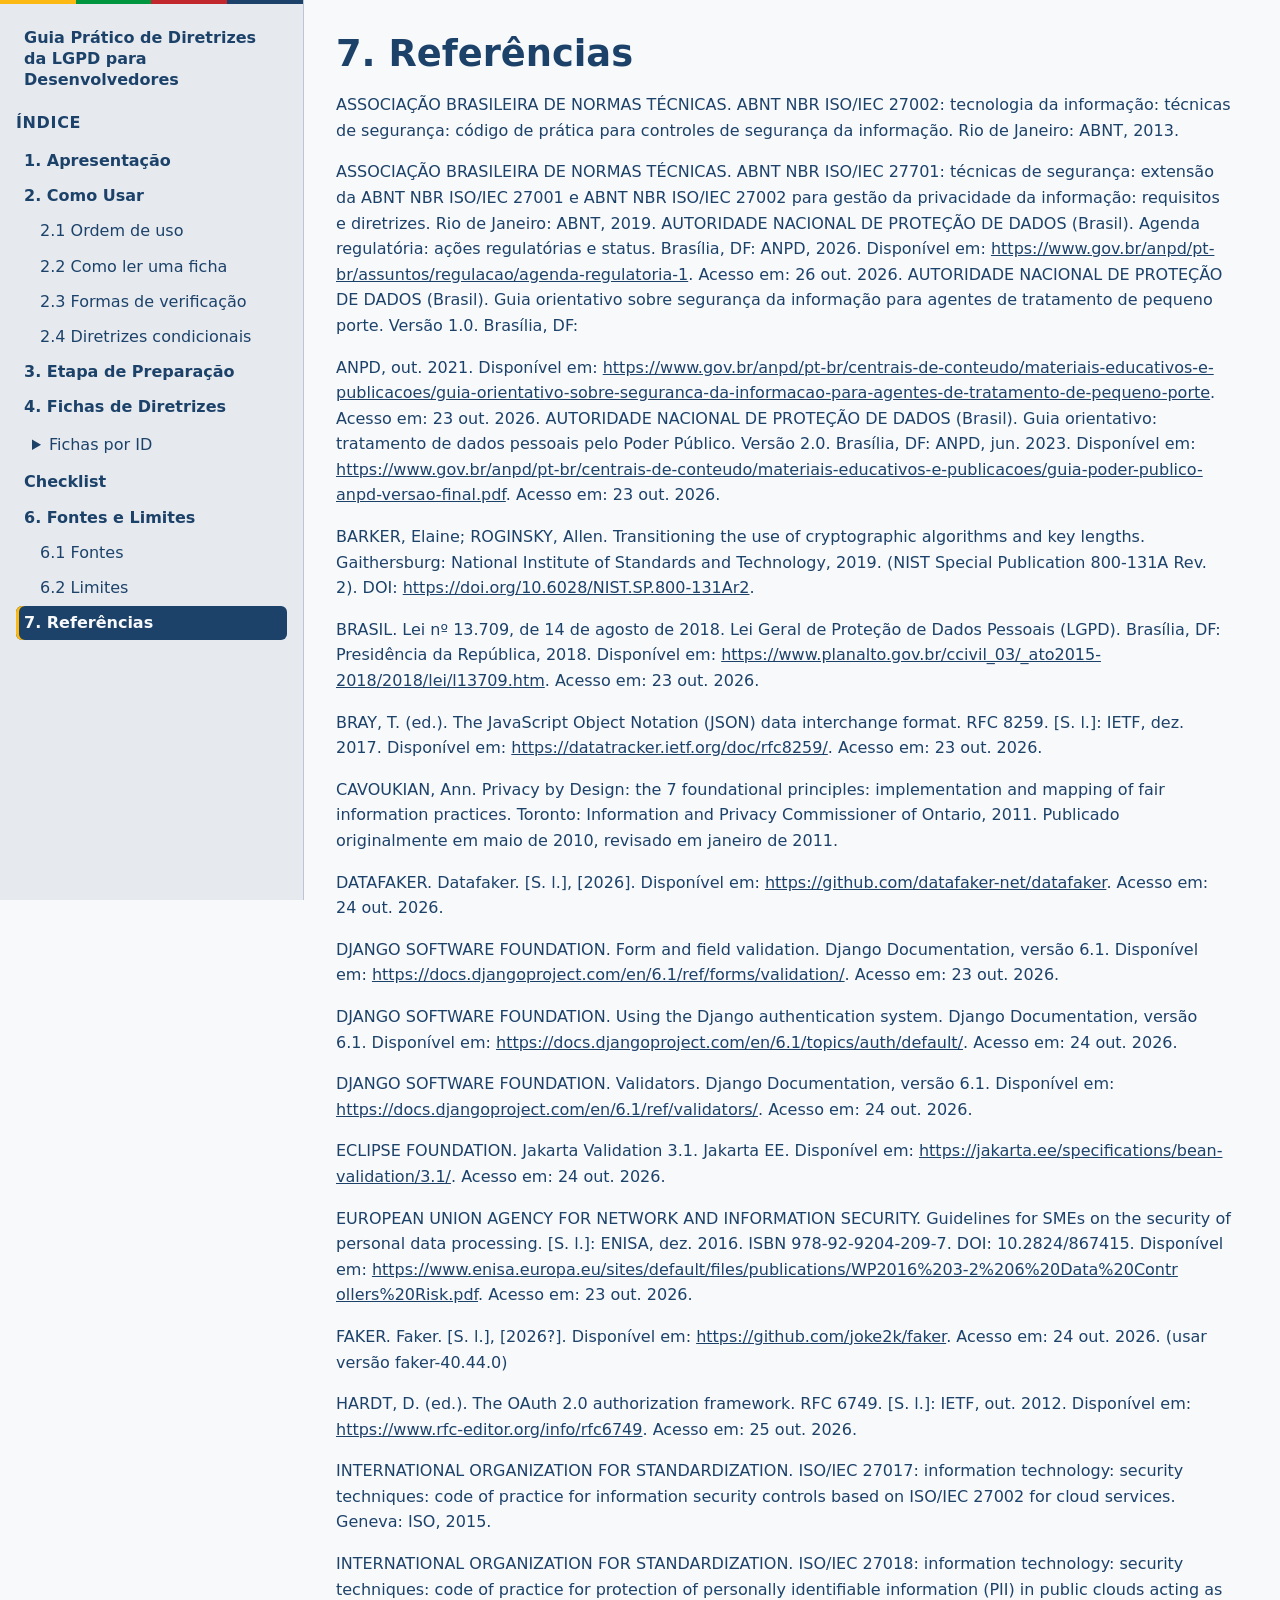
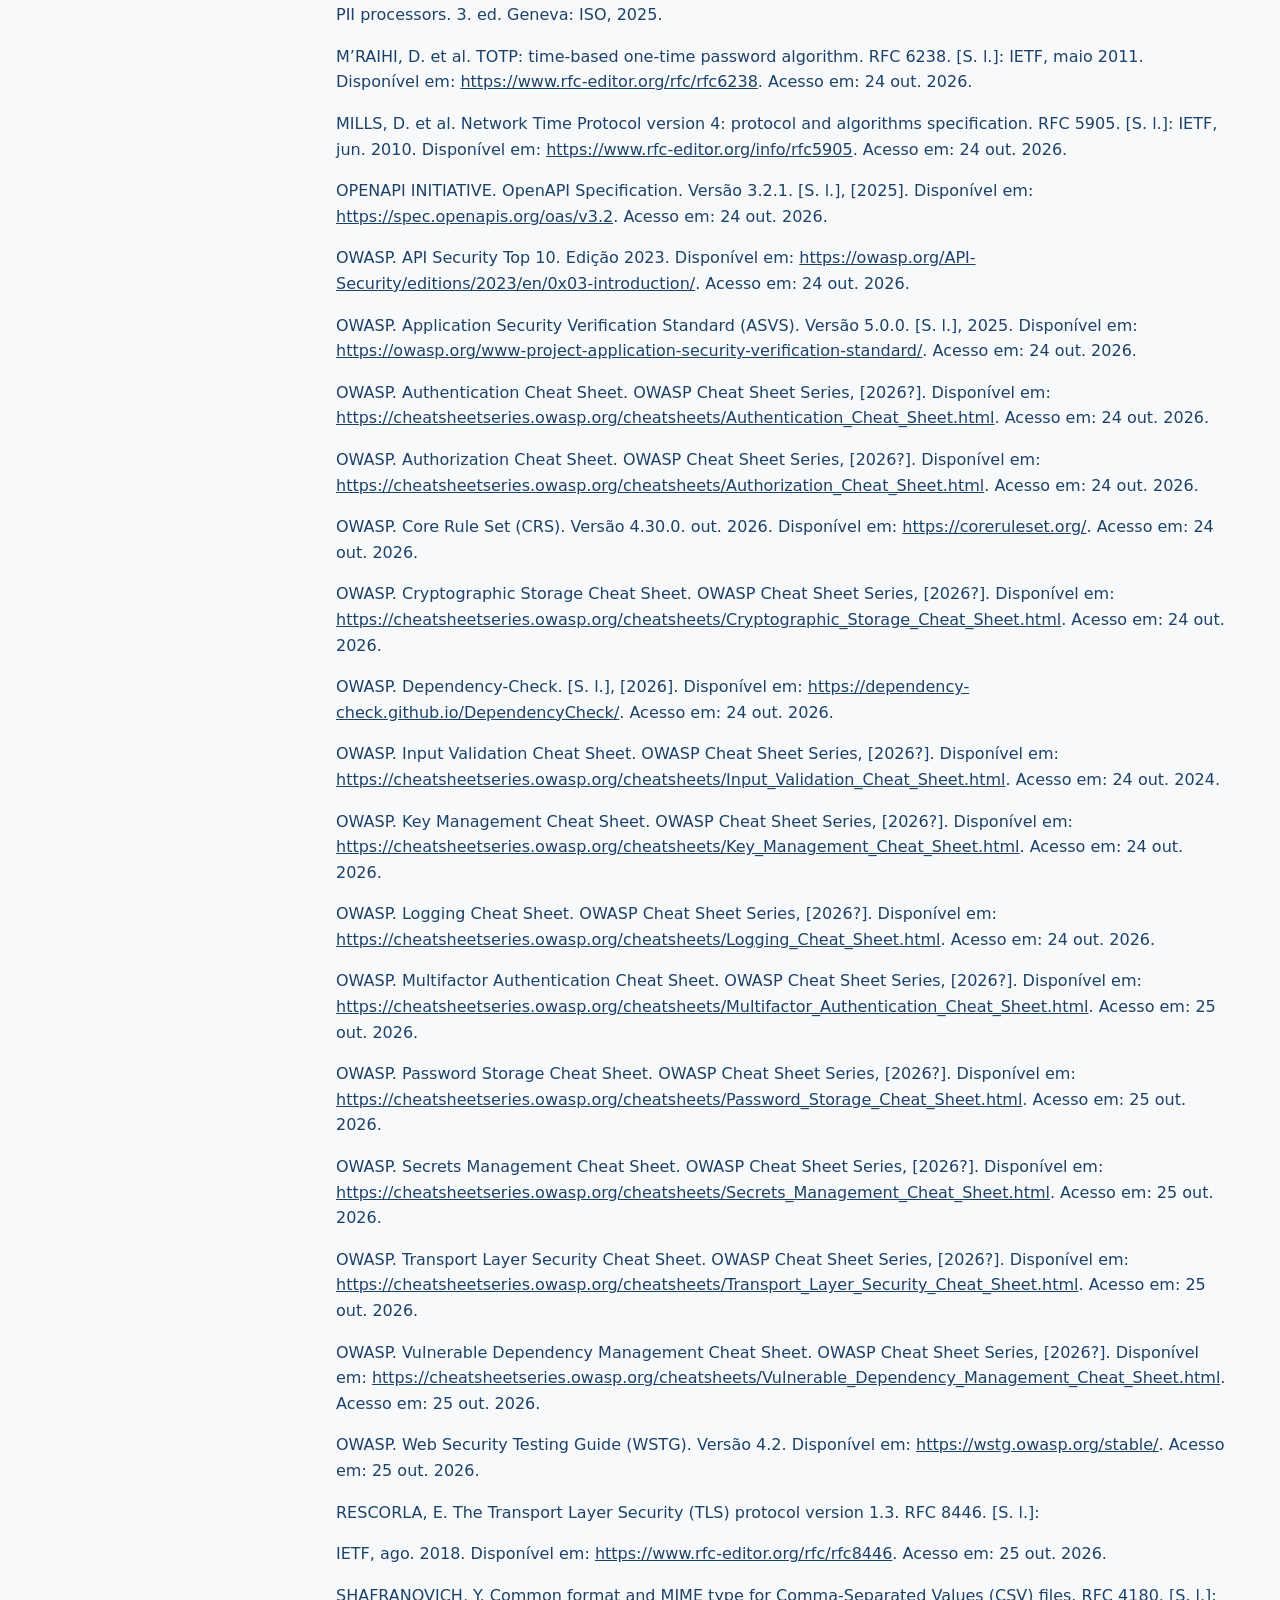
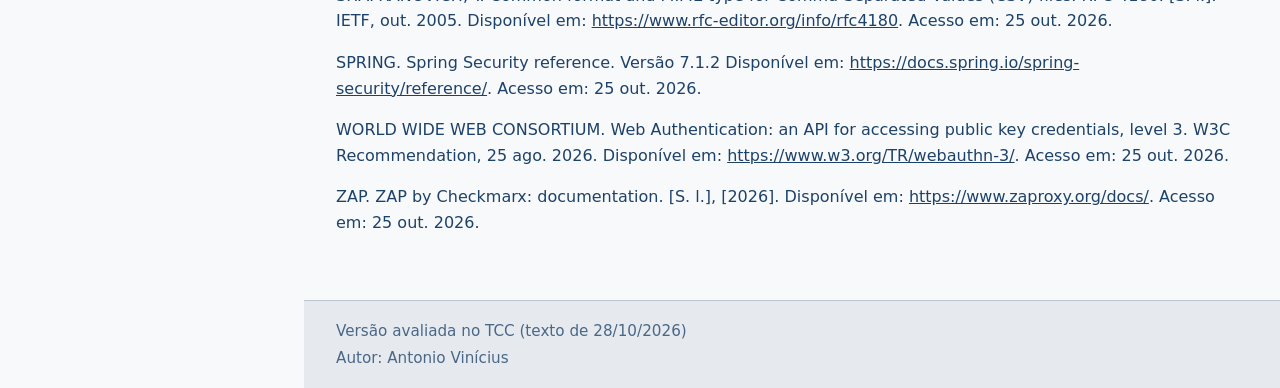
<file: referencias.html>
<!doctype html>
<html lang="pt-BR">
<head>
<meta charset="utf-8">
<meta name="viewport" content="width=device-width, initial-scale=1">
<title>Referências – Guia Prático da LGPD</title>
<meta name="color-scheme" content="light dark">
<link rel="stylesheet" href="estilo.css">
</head>
<body>
<a class="pular" href="#conteudo">Ir para o conteúdo</a>
<div class="layout">
<aside class="indice" id="indice">
<p class="indice-titulo"><a href="index.html">Guia Prático de Diretrizes da LGPD para Desenvolvedores</a></p>
<nav aria-label="Índice"><p class="indice-cab">Índice</p>
<ol><li><a href="index.html#apresentacao">1. Apresentação</a></li><li><a href="index.html#como-usar">2. Como Usar</a><ol><li><a href="index.html#ordem-de-uso">2.1 Ordem de uso</a></li><li><a href="index.html#como-ler">2.2 Como ler uma ficha</a></li><li><a href="index.html#formas">2.3 Formas de verificação</a></li><li><a href="index.html#condicionais">2.4 Diretrizes condicionais</a></li></ol></li><li><a href="preparacao.html">3. Etapa de Preparação</a></li><li><a href="fichas.html">4. Fichas de Diretrizes</a><details class="ids-det"><summary>Fichas por ID</summary><ul><li class="grupo-et"><span>Requisitos</span><ul class="ids"><li><a href="fichas.html#REQ-01">REQ-01</a></li><li><a href="fichas.html#REQ-02">REQ-02</a></li><li><a href="fichas.html#REQ-03">REQ-03</a></li><li><a href="fichas.html#REQ-04">REQ-04</a></li></ul></li><li class="grupo-et"><span>Arquitetura</span><ul class="ids"><li><a href="fichas.html#ARQ-01">ARQ-01</a></li><li><a href="fichas.html#ARQ-02">ARQ-02</a></li><li><a href="fichas.html#ARQ-03">ARQ-03</a></li><li><a href="fichas.html#ARQ-04">ARQ-04</a></li><li><a href="fichas.html#ARQ-05">ARQ-05</a></li><li><a href="fichas.html#ARQ-06">ARQ-06</a></li><li><a href="fichas.html#ARQ-07">ARQ-07</a></li><li><a href="fichas.html#ARQ-08">ARQ-08</a></li><li><a href="fichas.html#ARQ-09">ARQ-09</a></li><li><a href="fichas.html#ARQ-10">ARQ-10</a></li><li><a href="fichas.html#ARQ-11">ARQ-11</a></li><li><a href="fichas.html#ARQ-12">ARQ-12</a></li><li><a href="fichas.html#ARQ-13">ARQ-13</a></li></ul></li><li class="grupo-et"><span>Implementação</span><ul class="ids"><li><a href="fichas.html#IMP-01">IMP-01</a></li><li><a href="fichas.html#IMP-02">IMP-02</a></li><li><a href="fichas.html#IMP-03">IMP-03</a></li><li><a href="fichas.html#IMP-04">IMP-04</a></li><li><a href="fichas.html#IMP-05">IMP-05</a></li><li><a href="fichas.html#IMP-06">IMP-06</a></li><li><a href="fichas.html#IMP-07">IMP-07</a></li><li><a href="fichas.html#IMP-08">IMP-08</a></li><li><a href="fichas.html#IMP-09">IMP-09</a></li><li><a href="fichas.html#IMP-10">IMP-10</a></li><li><a href="fichas.html#IMP-11">IMP-11</a></li><li><a href="fichas.html#IMP-12">IMP-12</a></li></ul></li><li class="grupo-et"><span>Nuvem</span><ul class="ids"><li><a href="fichas.html#NUV-01">NUV-01</a></li></ul></li></ul></details></li><li><a href="checklist.html">Checklist</a></li><li><a href="fontes.html">6. Fontes e Limites</a><ol><li><a href="fontes.html#fontes">6.1 Fontes</a></li><li><a href="fontes.html#limites">6.2 Limites</a></li></ol></li><li><a href="referencias.html" aria-current="page">7. Referências</a></li></ol>
</nav>
</aside>
<div class="coluna">
<button type="button" class="indice-botao" id="indice-botao" aria-controls="indice" aria-expanded="false" hidden>Índice</button>
<main id="conteudo">
<h1>7. Referências</h1>
<ul class="refs"><li>ASSOCIAÇÃO BRASILEIRA DE NORMAS TÉCNICAS. ABNT NBR ISO/IEC 27002: tecnologia da informação: técnicas de segurança: código de prática para controles de segurança da informação. Rio de Janeiro: ABNT, 2013.</li><li>ASSOCIAÇÃO BRASILEIRA DE NORMAS TÉCNICAS. ABNT NBR ISO/IEC 27701: técnicas de segurança: extensão da ABNT NBR ISO/IEC 27001 e ABNT NBR ISO/IEC 27002 para gestão da privacidade da informação: requisitos e diretrizes. Rio de Janeiro: ABNT, 2019. AUTORIDADE NACIONAL DE PROTEÇÃO DE DADOS (Brasil). Agenda regulatória: ações regulatórias e status. Brasília, DF: ANPD, 2026. Disponível em: <a href="https://www.gov.br/anpd/pt-br/assuntos/regulacao/agenda-regulatoria-1">https://www.gov.br/anpd/pt-br/assuntos/regulacao/agenda-regulatoria-1</a>. Acesso em: 26 out. 2026. AUTORIDADE NACIONAL DE PROTEÇÃO DE DADOS (Brasil). Guia orientativo sobre segurança da informação para agentes de tratamento de pequeno porte. Versão 1.0. Brasília, DF:</li><li>ANPD, out. 2021. Disponível em: <a href="https://www.gov.br/anpd/pt-br/centrais-de-conteudo/materiais-educativos-e-publicacoes/guia-orientativo-sobre-seguranca-da-informacao-para-agentes-de-tratamento-de-pequeno-porte">https://www.gov.br/anpd/pt-br/centrais-de-conteudo/materiais-educativos-e-publicacoes/guia-orientati<wbr>vo-sobre-seguranca-da-informacao-para-agentes-de-tratamento-de-pequeno-porte</a>. Acesso em: 23 out. 2026. AUTORIDADE NACIONAL DE PROTEÇÃO DE DADOS (Brasil). Guia orientativo: tratamento de dados pessoais pelo Poder Público. Versão 2.0. Brasília, DF: ANPD, jun. 2023. Disponível em: <a href="https://www.gov.br/anpd/pt-br/centrais-de-conteudo/materiais-educativos-e-publicacoes/guia-poder-publico-anpd-versao-final.pdf">https://www.gov.br/anpd/pt-br/centrais-de-conteudo/materiais-educativos-e-publicacoes/guia-poder-p<wbr>ublico-anpd-versao-final.pdf</a>. Acesso em: 23 out. 2026.</li><li>BARKER, Elaine; ROGINSKY, Allen. Transitioning the use of cryptographic algorithms and key lengths. Gaithersburg: National Institute of Standards and Technology, 2019. (NIST Special Publication 800-131A Rev. 2). DOI: <a href="https://doi.org/10.6028/NIST.SP.800-131Ar2">https://doi.org/10.6028/NIST.SP.800-131Ar2</a>.</li><li>BRASIL. Lei nº 13.709, de 14 de agosto de 2018. Lei Geral de Proteção de Dados Pessoais (LGPD). Brasília, DF: Presidência da República, 2018. Disponível em: <a href="https://www.planalto.gov.br/ccivil_03/_ato2015-2018/2018/lei/l13709.htm">https://www.planalto.gov.br/ccivil_03/_ato2015-2018/2018/lei/l13709.htm</a>. Acesso em: 23 out. 2026.</li><li>BRAY, T. (ed.). The JavaScript Object Notation (JSON) data interchange format. RFC 8259. [S. l.]: IETF, dez. 2017. Disponível em: <a href="https://datatracker.ietf.org/doc/rfc8259/">https://datatracker.ietf.org/doc/rfc8259/</a>. Acesso em: 23 out. 2026.</li><li>CAVOUKIAN, Ann. Privacy by Design: the 7 foundational principles: implementation and mapping of fair information practices. Toronto: Information and Privacy Commissioner of Ontario, 2011. Publicado originalmente em maio de 2010, revisado em janeiro de 2011.</li><li>DATAFAKER. Datafaker. [S. l.], [2026]. Disponível em: <a href="https://github.com/datafaker-net/datafaker">https://github.com/datafaker-net/datafaker</a>. Acesso em: 24 out. 2026.</li><li>DJANGO SOFTWARE FOUNDATION. Form and field validation. Django Documentation, versão 6.1. Disponível em: <a href="https://docs.djangoproject.com/en/6.1/ref/forms/validation/">https://docs.djangoproject.com/en/6.1/ref/forms/validation/</a>. Acesso em: 23 out. 2026.</li><li>DJANGO SOFTWARE FOUNDATION. Using the Django authentication system. Django Documentation, versão 6.1. Disponível em: <a href="https://docs.djangoproject.com/en/6.1/topics/auth/default/">https://docs.djangoproject.com/en/6.1/topics/auth/default/</a>. Acesso em: 24 out. 2026.</li><li>DJANGO SOFTWARE FOUNDATION. Validators. Django Documentation, versão 6.1. Disponível em: <a href="https://docs.djangoproject.com/en/6.1/ref/validators/">https://docs.djangoproject.com/en/6.1/ref/validators/</a>. Acesso em: 24 out. 2026.</li><li>ECLIPSE FOUNDATION. Jakarta Validation 3.1. Jakarta EE. Disponível em: <a href="https://jakarta.ee/specifications/bean-validation/3.1/">https://jakarta.ee/specifications/bean-validation/3.1/</a>. Acesso em: 24 out. 2026.</li><li>EUROPEAN UNION AGENCY FOR NETWORK AND INFORMATION SECURITY. Guidelines for SMEs on the security of personal data processing. [S. l.]: ENISA, dez. 2016. ISBN 978-92-9204-209-7. DOI: 10.2824/867415. Disponível em: <a href="https://www.enisa.europa.eu/sites/default/files/publications/WP2016%203-2%206%20Data%20Controllers%20Risk.pdf">https://www.enisa.europa.eu/sites/default/files/publications/WP2016%203-2%206%20Data%20Contr<wbr>ollers%20Risk.pdf</a>. Acesso em: 23 out. 2026.</li><li>FAKER. Faker. [S. l.], [2026?]. Disponível em: <a href="https://github.com/joke2k/faker">https://github.com/joke2k/faker</a>. Acesso em: 24 out. 2026. (usar versão faker-40.44.0)</li><li>HARDT, D. (ed.). The OAuth 2.0 authorization framework. RFC 6749. [S. l.]: IETF, out. 2012. Disponível em: <a href="https://www.rfc-editor.org/info/rfc6749">https://www.rfc-editor.org/info/rfc6749</a>. Acesso em: 25 out. 2026.</li><li>INTERNATIONAL ORGANIZATION FOR STANDARDIZATION. ISO/IEC 27017: information technology: security techniques: code of practice for information security controls based on ISO/IEC 27002 for cloud services. Geneva: ISO, 2015.</li><li>INTERNATIONAL ORGANIZATION FOR STANDARDIZATION. ISO/IEC 27018: information technology: security techniques: code of practice for protection of personally identifiable information (PII) in public clouds acting as PII processors. 3. ed. Geneva: ISO, 2025.</li><li>M’RAIHI, D. et al. TOTP: time-based one-time password algorithm. RFC 6238. [S. l.]: IETF, maio 2011. Disponível em: <a href="https://www.rfc-editor.org/rfc/rfc6238">https://www.rfc-editor.org/rfc/rfc6238</a>. Acesso em: 24 out. 2026.</li><li>MILLS, D. et al. Network Time Protocol version 4: protocol and algorithms specification. RFC 5905. [S. l.]: IETF, jun. 2010. Disponível em: <a href="https://www.rfc-editor.org/info/rfc5905">https://www.rfc-editor.org/info/rfc5905</a>. Acesso em: 24 out. 2026.</li><li>OPENAPI INITIATIVE. OpenAPI Specification. Versão 3.2.1. [S. l.], [2025]. Disponível em: <a href="https://spec.openapis.org/oas/v3.2">https://spec.openapis.org/oas/v3.2</a>. Acesso em: 24 out. 2026.</li><li>OWASP. API Security Top 10. Edição 2023. Disponível em: <a href="https://owasp.org/API-Security/editions/2023/en/0x03-introduction/">https://owasp.org/API-Security/editions/2023/en/0x03-introduction/</a>. Acesso em: 24 out. 2026.</li><li>OWASP. Application Security Verification Standard (ASVS). Versão 5.0.0. [S. l.], 2025. Disponível em: <a href="https://owasp.org/www-project-application-security-verification-standard/">https://owasp.org/www-project-application-security-verification-standard/</a>. Acesso em: 24 out. 2026.</li><li>OWASP. Authentication Cheat Sheet. OWASP Cheat Sheet Series, [2026?]. Disponível em: <a href="https://cheatsheetseries.owasp.org/cheatsheets/Authentication_Cheat_Sheet.html">https://cheatsheetseries.owasp.org/cheatsheets/Authentication_Cheat_Sheet.html</a>. Acesso em: 24 out. 2026.</li><li>OWASP. Authorization Cheat Sheet. OWASP Cheat Sheet Series, [2026?]. Disponível em: <a href="https://cheatsheetseries.owasp.org/cheatsheets/Authorization_Cheat_Sheet.html">https://cheatsheetseries.owasp.org/cheatsheets/Authorization_Cheat_Sheet.html</a>. Acesso em: 24 out. 2026.</li><li>OWASP. Core Rule Set (CRS). Versão 4.30.0. out. 2026. Disponível em: <a href="https://coreruleset.org/">https://coreruleset.org/</a>. Acesso em: 24 out. 2026.</li><li>OWASP. Cryptographic Storage Cheat Sheet. OWASP Cheat Sheet Series, [2026?]. Disponível em: <a href="https://cheatsheetseries.owasp.org/cheatsheets/Cryptographic_Storage_Cheat_Sheet.html">https://cheatsheetseries.owasp.org/cheatsheets/Cryptographic_Storage_Cheat_Sheet.html</a>. Acesso em: 24 out. 2026.</li><li>OWASP. Dependency-Check. [S. l.], [2026]. Disponível em: <a href="https://dependency-check.github.io/DependencyCheck/">https://dependency-check.github.io/DependencyCheck/</a>. Acesso em: 24 out. 2026.</li><li>OWASP. Input Validation Cheat Sheet. OWASP Cheat Sheet Series, [2026?]. Disponível em: <a href="https://cheatsheetseries.owasp.org/cheatsheets/Input_Validation_Cheat_Sheet.html">https://cheatsheetseries.owasp.org/cheatsheets/Input_Validation_Cheat_Sheet.html</a>. Acesso em: 24 out. 2024.</li><li>OWASP. Key Management Cheat Sheet. OWASP Cheat Sheet Series, [2026?]. Disponível em: <a href="https://cheatsheetseries.owasp.org/cheatsheets/Key_Management_Cheat_Sheet.html">https://cheatsheetseries.owasp.org/cheatsheets/Key_Management_Cheat_Sheet.html</a>. Acesso em: 24 out. 2026.</li><li>OWASP. Logging Cheat Sheet. OWASP Cheat Sheet Series, [2026?]. Disponível em: <a href="https://cheatsheetseries.owasp.org/cheatsheets/Logging_Cheat_Sheet.html">https://cheatsheetseries.owasp.org/cheatsheets/Logging_Cheat_Sheet.html</a>. Acesso em: 24 out. 2026.</li><li>OWASP. Multifactor Authentication Cheat Sheet. OWASP Cheat Sheet Series, [2026?]. Disponível em: <a href="https://cheatsheetseries.owasp.org/cheatsheets/Multifactor_Authentication_Cheat_Sheet.html">https://cheatsheetseries.owasp.org/cheatsheets/Multifactor_Authentication_Cheat_Sheet.html</a>. Acesso em: 25 out. 2026.</li><li>OWASP. Password Storage Cheat Sheet. OWASP Cheat Sheet Series, [2026?]. Disponível em: <a href="https://cheatsheetseries.owasp.org/cheatsheets/Password_Storage_Cheat_Sheet.html">https://cheatsheetseries.owasp.org/cheatsheets/Password_Storage_Cheat_Sheet.html</a>. Acesso em: 25 out. 2026.</li><li>OWASP. Secrets Management Cheat Sheet. OWASP Cheat Sheet Series, [2026?]. Disponível em: <a href="https://cheatsheetseries.owasp.org/cheatsheets/Secrets_Management_Cheat_Sheet.html">https://cheatsheetseries.owasp.org/cheatsheets/Secrets_Management_Cheat_Sheet.html</a>. Acesso em: 25 out. 2026.</li><li>OWASP. Transport Layer Security Cheat Sheet. OWASP Cheat Sheet Series, [2026?]. Disponível em: <a href="https://cheatsheetseries.owasp.org/cheatsheets/Transport_Layer_Security_Cheat_Sheet.html">https://cheatsheetseries.owasp.org/cheatsheets/Transport_Layer_Security_Cheat_Sheet.html</a>. Acesso em: 25 out. 2026.</li><li>OWASP. Vulnerable Dependency Management Cheat Sheet. OWASP Cheat Sheet Series, [2026?]. Disponível em: <a href="https://cheatsheetseries.owasp.org/cheatsheets/Vulnerable_Dependency_Management_Cheat_Sheet.html">https://cheatsheetseries.owasp.org/cheatsheets/Vulnerable_Dependency_Management_Cheat_Sheet.ht<wbr>ml</a>. Acesso em: 25 out. 2026.</li><li>OWASP. Web Security Testing Guide (WSTG). Versão 4.2. Disponível em: <a href="https://wstg.owasp.org/stable/">https://wstg.owasp.org/stable/</a>. Acesso em: 25 out. 2026.</li><li>RESCORLA, E. The Transport Layer Security (TLS) protocol version 1.3. RFC 8446. [S. l.]:</li><li>IETF, ago. 2018. Disponível em: <a href="https://www.rfc-editor.org/rfc/rfc8446">https://www.rfc-editor.org/rfc/rfc8446</a>. Acesso em: 25 out. 2026.</li><li>SHAFRANOVICH, Y. Common format and MIME type for Comma-Separated Values (CSV) files. RFC 4180. [S. l.]: IETF, out. 2005. Disponível em: <a href="https://www.rfc-editor.org/info/rfc4180">https://www.rfc-editor.org/info/rfc4180</a>. Acesso em: 25 out. 2026.</li><li>SPRING. Spring Security reference. Versão 7.1.2 Disponível em: <a href="https://docs.spring.io/spring-security/reference/">https://docs.spring.io/spring-security/reference/</a>. Acesso em: 25 out. 2026.</li><li>WORLD WIDE WEB CONSORTIUM. Web Authentication: an API for accessing public key credentials, level 3. W3C Recommendation, 25 ago. 2026. Disponível em: <a href="https://www.w3.org/TR/webauthn-3/">https://www.w3.org/TR/webauthn-3/</a>. Acesso em: 25 out. 2026.</li><li>ZAP. ZAP by Checkmarx: documentation. [S. l.], [2026]. Disponível em: <a href="https://www.zaproxy.org/docs/">https://www.zaproxy.org/docs/</a>. Acesso em: 25 out. 2026.</li></ul>
</main>
<footer class="rodape">
<p>Versão avaliada no TCC (texto de 28/10/2026)</p>
<p>Autor: Antonio Vinícius</p>
</footer>
</div>
</div>
<script src="app.js" defer></script>
</body>
</html>
</file>
<file: estilo.css>
:root{
  --claro:#f8f9fa; --texto-escuro:#faf2db; --amarelo:#fdb913; --verde:#009640; --vermelho:#c1272d; --azul:#1d426a;
  --fundo:var(--claro); --texto:var(--azul); --titulo:var(--azul); --link:var(--azul);
  --suave:color-mix(in srgb,var(--azul) 80%,var(--claro));
  --painel:color-mix(in srgb,var(--azul) 8%,var(--claro));
  --borda:color-mix(in srgb,var(--azul) 28%,var(--claro));
  --destaque:var(--azul); --sobre-destaque:var(--claro); --acento:var(--amarelo); --foco:var(--vermelho);
}
@media (prefers-color-scheme: dark){
  :root{
    --fundo:#102236; --texto:var(--texto-escuro); --titulo:var(--texto-escuro); --link:var(--amarelo);
    --suave:color-mix(in srgb,var(--texto-escuro) 80%,var(--fundo));
    --painel:color-mix(in srgb,var(--texto-escuro) 7%,var(--fundo));
    --borda:color-mix(in srgb,var(--texto-escuro) 25%,var(--fundo));
    --destaque:var(--amarelo); --sobre-destaque:#102236; --foco:var(--amarelo);
  }
}
*{box-sizing:border-box}
html{font-size:100%;-webkit-text-size-adjust:100%}
body{margin:0;background:var(--fundo);color:var(--texto);
  font-family:system-ui,-apple-system,"Segoe UI",Roboto,"Helvetica Neue",Arial,sans-serif;line-height:1.6}
a{color:var(--link)}
a:focus-visible,button:focus-visible,input:focus-visible,select:focus-visible,summary:focus-visible{outline:3px solid var(--foco);outline-offset:2px}
.pular{position:absolute;left:-999px;top:0;background:var(--destaque);color:var(--sobre-destaque);padding:.5rem 1rem;z-index:10}
.pular:focus{left:0}
.so-leitor{position:absolute;width:1px;height:1px;overflow:hidden;clip:rect(0 0 0 0);white-space:nowrap}
h1{font-size:2.3rem;line-height:1.2;margin:.5rem 0 1rem;color:var(--titulo)}
h2{font-size:1.45rem;margin:2rem 0 .75rem;line-height:1.3;color:var(--titulo)}
h3{font-size:1.15rem;margin:1.5rem 0 .5rem;color:var(--titulo)}
p,li{overflow-wrap:anywhere}
li{margin:.35rem 0}
table{border-collapse:collapse;width:100%;margin:1rem 0}
th,td{border:1px solid var(--borda);padding:.5rem .65rem;text-align:left;vertical-align:top}
thead th{background:var(--painel)}
tbody th{font-weight:600;background:var(--painel)}
.refs{list-style:none;padding:0}
.refs li{margin:0 0 1rem;padding-left:0}
.rodape{border-top:1px solid var(--borda);background:var(--painel);padding:1rem 16px;color:var(--suave);font-size:.95rem}
.rodape p{margin:.15rem 0}
/* fichas */
button{font:inherit;padding:.45rem .9rem;border-radius:6px;border:1px solid var(--destaque);background:var(--fundo);color:var(--link);cursor:pointer}
button:hover{background:var(--painel)}
.ferramentas{display:flex;flex-wrap:wrap;align-items:center;gap:.5rem;margin:1rem 0 1.25rem;padding:0 0 .75rem;border-bottom:1px solid var(--borda)}
.ferramentas .campo-busca{flex:1 1 14rem;min-width:12rem}
.ferramentas input[type=search],.ferramentas select{font:inherit;font-size:.95rem;color:var(--texto);background:var(--fundo);border:1px solid var(--borda);border-radius:999px;padding:.4rem .9rem;height:2.25rem}
.ferramentas input[type=search]{width:100%}
.ferramentas input::placeholder{color:var(--suave);opacity:1}
.ferramentas select{padding-right:.5rem}
.chip{display:inline-flex;align-items:center;gap:.4rem;height:2.25rem;padding:0 .8rem;border:1px solid var(--borda);border-radius:999px;background:var(--fundo)}
.chip label{cursor:pointer;font-size:.95rem}
.chip:has(input:checked){background:var(--destaque);border-color:var(--destaque);color:var(--sobre-destaque)}
.chip:has(input:focus-visible){outline:3px solid var(--foco);outline-offset:2px}
.acoes{display:inline-flex;gap:.25rem}
.ferramentas button{border:0;background:transparent;color:var(--texto);padding:.35rem .6rem;font-size:.9rem;text-decoration:underline;text-underline-offset:3px}
.ferramentas button:hover{background:var(--painel)}
.contagem{margin:0 0 0 auto;color:var(--suave);font-size:.9rem}
button.principal{background:var(--destaque);color:var(--sobre-destaque)}
.aviso{padding:.75rem 1rem;border-left:3px solid var(--acento);background:var(--painel)}
details.ficha{border:1px solid var(--borda);border-radius:8px;margin:.6rem 0;background:var(--fundo)}
details.ficha>summary{cursor:pointer;padding:.7rem .9rem;display:flex;flex-wrap:wrap;gap:.25rem .75rem;align-items:baseline}
details.ficha[open]>summary{border-bottom:1px solid var(--borda);background:var(--painel)}
.id{font-weight:700;font-variant-numeric:tabular-nums;white-space:nowrap}
.etapa{font-size:.85rem;color:var(--suave)}
.selo{font-size:.8rem;font-weight:700;padding:.05rem .5rem;border-radius:999px;border:1px solid var(--texto);color:var(--texto);white-space:nowrap}
.resumo-diretriz{flex:1 1 20rem}
.aplica{margin:0;padding:.6rem .9rem;border-left:3px solid var(--acento);background:var(--painel)}
.corpo{padding:.25rem .9rem 1rem}
.corpo dt{font-weight:700;margin-top:1rem}
.corpo dd{margin:.25rem 0 0}
.corpo dd ul,.corpo dd ol{margin:.25rem 0;padding-left:1.25rem}
/* checklist */
.grupo{margin:1.5rem 0}
.grupo>h2{font-size:1.15rem;margin:0 0 .5rem}
.item legend{color:var(--texto)}
.item{border:1px solid var(--borda);border-radius:8px;margin:.5rem 0;padding:.5rem .8rem .7rem}
.item legend{padding:0 .3rem;font-weight:600}
.item .opcoes{display:flex;flex-wrap:wrap;gap:.25rem 1.25rem;margin-top:.25rem}
.item label{display:inline-flex;gap:.4rem;align-items:center;cursor:pointer}
.item input{width:1.1rem;height:1.1rem}
.resumo{position:sticky;top:0;z-index:5;background:var(--fundo);padding:.6rem 0;border-bottom:1px solid var(--borda)}
.resumo .linha{display:flex;gap:.5rem;flex-wrap:wrap;align-items:center}
@media (max-width:40rem){ h1{font-size:1.6rem} th,td{padding:.4rem} }
@media print{.indice,.indice-botao,.ferramentas,.resumo button{display:none}.layout{display:block}}

/* layout com índice lateral */
.layout{display:grid;grid-template-columns:19rem minmax(0,1fr);min-height:100vh}
.indice{position:sticky;top:0;height:100vh;overflow-y:auto;background:var(--painel);border-right:1px solid var(--borda);padding:1.5rem 1rem 2rem}
.indice::before{content:"";display:block;height:4px;margin:-1.5rem -1rem 1.25rem;background:linear-gradient(90deg,var(--amarelo) 0 25%,var(--verde) 25% 50%,var(--vermelho) 50% 75%,var(--azul) 75% 100%)}
.indice-titulo{margin:0 0 1rem;font-weight:700;line-height:1.3}
.indice-titulo a{color:var(--titulo);text-decoration:none}
.indice-cab{margin:0 0 .5rem;font-weight:700;letter-spacing:.04em;text-transform:uppercase;color:var(--titulo)}
.indice ol,.indice ul{list-style:none;margin:0;padding:0}
.indice ol ol{padding-left:1rem}
.indice li{margin:.1rem 0}
.indice a{display:block;padding:.25rem .5rem;border-radius:6px;color:var(--texto);text-decoration:none;overflow-wrap:anywhere}
.indice a:hover{text-decoration:underline}
.indice>nav>ol>li>a{font-weight:600}
.indice a[aria-current]{background:var(--destaque);color:var(--sobre-destaque);font-weight:700;box-shadow:inset 3px 0 0 var(--acento)}
.ids-det{margin:.25rem 0 .25rem .5rem}
.ids-det summary{cursor:pointer;padding:.25rem .5rem}
.grupo-et>span{display:block;padding:.2rem .5rem;font-size:.85rem;color:var(--suave);font-weight:600}
.ids{display:flex;flex-wrap:wrap;gap:.1rem;padding:0 .25rem .4rem}
.ids a{padding:.15rem .4rem;font-size:.85rem;font-variant-numeric:tabular-nums}
.coluna{min-width:0;display:flex;flex-direction:column}
main{flex:1;max-width:60rem;width:100%;padding:1.5rem 2rem 3rem}
.rodape{padding:1rem 2rem}
.indice-botao{margin:.75rem 16px 0;align-self:flex-start}
@media (max-width:56rem){
  .layout{display:block}
  .indice{position:static;height:auto;border-right:0;border-bottom:1px solid var(--borda)}
  .js .indice{display:none}
  .js .indice.aberto{display:block;max-height:70vh}
  main{padding:1rem 16px 2rem}
  .rodape{padding:1rem 16px}
}
</file>
